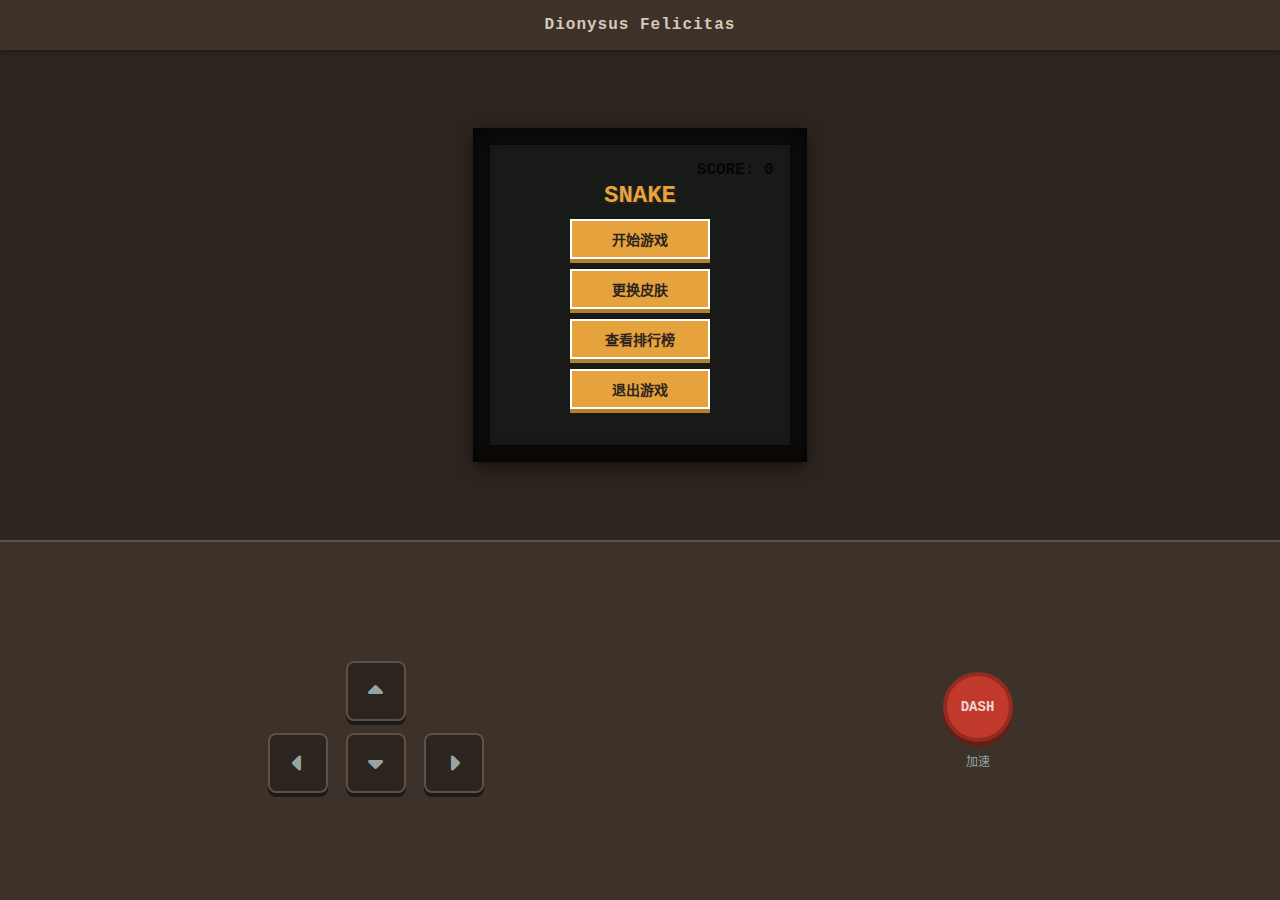
<file: games/snake/index.html>
<!DOCTYPE html>
<html lang="zh-CN">
<head>
    <meta charset="UTF-8">
    <meta name="viewport" content="width=device-width, initial-scale=1.0, maximum-scale=1.0, user-scalable=no">
    <title>贪吃蛇</title>
    <link rel="stylesheet" href="https://cdn.bootcdn.net/ajax/libs/font-awesome/6.0.0/css/all.min.css">
    <style>
        /* === 贪吃蛇专用样式 === */
        * { box-sizing: border-box; margin: 0; padding: 0; user-select: none; -webkit-user-select: none; }
        
        body {
            background-color: #2c241e; /* 和主站一致的深棕色 */
            color: #d7c8b8;
            font-family: 'Courier New', monospace; /* 复古字体 */
            height: 100vh;
            display: flex;
            flex-direction: column;
            overflow: hidden;
        }

        /* 1. 顶部标题 */
        .game-header {
            height: 50px;
            background-color: #3c322a;
            display: flex;
            justify-content: center;
            align-items: center;
            font-size: 16px;
            font-weight: bold;
            letter-spacing: 1px;
            box-shadow: 0 2px 5px rgba(0,0,0,0.3);
            flex-shrink: 0;
        }

        /* 2. 游戏屏幕区域 (中间) */
        .screen-container {
            flex: 1;
            display: flex;
            justify-content: center;
            align-items: center;
            padding: 20px;
            position: relative;
        }

        /* 复古屏幕外框 */
        .retro-screen-bezel {
            background-color: #5e5044;
            padding: 15px;
            border-radius: 10px;
            box-shadow: inset 0 0 20px rgba(0,0,0,0.8), 0 5px 15px rgba(0,0,0,0.5);
            position: relative;
        }

        /* 实际的游戏画布 */
        canvas {
            background-color: #9ab09a; /* 经典的 GameBoy 绿屏幕 */
            display: block;
            border: 2px solid #4a3f35;
            image-rendering: pixelated; /* 像素化渲染 */
            box-shadow: inset 0 0 10px rgba(0,0,0,0.2);
        }

        /* 屏幕上的菜单遮罩 (开始/皮肤/排行) */
        .screen-menu {
            position: absolute;
            top: 0; left: 0; width: 100%; height: 100%;
            background-color: rgba(0, 0, 0, 0.85); /* 加深一点背景，突出文字 */
            display: flex;
            flex-direction: column;
            justify-content: center;
            align-items: center;
            gap: 10px;
            z-index: 10;
            padding: 20px;
        }
        .screen-menu.hidden { display: none; }

        .menu-btn {
            background: #e6a23c;
            border: 2px solid #fff;
            color: #2c241e;
            padding: 8px 15px;
            font-family: inherit;
            font-weight: bold;
            font-size: 14px;
            cursor: pointer;
            width: 140px;
            text-transform: uppercase;
            box-shadow: 0 4px 0 #b37e2e; /* 立体按钮效果 */
            transition: transform 0.1s, box-shadow 0.1s;
        }
        .menu-btn:active {
            transform: translateY(4px);
            box-shadow: 0 0 0 #b37e2e;
        }
        .menu-btn:disabled {
            background: #95a5a6;
            box-shadow: none;
            cursor: not-allowed;
        }

        /* === 新增：输入框样式 === */
        .retro-input {
            background: #9ab09a;
            border: 2px solid #2c241e;
            padding: 8px;
            font-family: 'Courier New', monospace;
            font-weight: bold;
            color: #2c241e;
            width: 160px;
            text-align: center;
            margin-bottom: 5px;
            outline: none;
        }
        .retro-input::placeholder { color: #5e5044; opacity: 0.7; }

        /* === 新增：排行榜列表样式 === */
        .rank-list-container {
            width: 90%;
            height: 60%;
            background: #9ab09a;
            border: 2px solid #2c241e;
            padding: 5px;
            overflow-y: auto;
            margin-bottom: 10px;
            font-size: 12px;
            color: #2c241e;
        }
        .rank-item {
            display: flex;
            justify-content: space-between;
            border-bottom: 1px dashed #5e5044;
            padding: 4px 2px;
        }
        .rank-item:last-child { border-bottom: none; }
        .rank-rank { font-weight: bold; margin-right: 5px; }
        .rank-name { flex: 1; text-align: left; overflow: hidden; text-overflow: ellipsis; white-space: nowrap; }
        .rank-score { font-weight: bold; }

        /* 3. 虚拟按键区域 (底部) */
        .controls-area {
            height: 40%; /* 给按键留足空间 */
            background-color: #3c322a;
            border-top: 2px solid #5e5044;
            display: flex;
            justify-content: space-around;
            align-items: center;
            padding: 10px 20px;
            flex-shrink: 0;
        }

        /* 十字键布局 */
        .d-pad {
            display: grid;
            grid-template-columns: 60px 60px 60px;
            grid-template-rows: 60px 60px;
            gap: 10%;
        }
        
        .d-btn {
            width: 60px; height: 60px;
            background-color: #2c241e;
            border: 2px solid #5e5044;
            border-radius: 8px;
            display: flex;
            justify-content: center;
            align-items: center;
            font-size: 24px;
            color: #95a5a6;
            box-shadow: 0 4px 0 #1a1a1a;
            cursor: pointer;
        }
        .d-btn:active {
            transform: translateY(4px);
            box-shadow: none;
            background-color: #1a1a1a;
            color: #e6a23c;
        }

        /* 布局占位 */
        .d-up { grid-column: 2; grid-row: 1; }
        .d-left { grid-column: 1; grid-row: 2; }
        .d-down { grid-column: 2; grid-row: 2; }
        .d-right { grid-column: 3; grid-row: 2; }

        /* 功能键区域 (冲刺) */
        .action-pad {
            display: flex;
            flex-direction: column;
            align-items: center;
            gap: 10px;
        }

        .action-btn {
            width: 70px; height: 70px;
            border-radius: 50%;
            background-color: #c0392b; /* 红色按钮 */
            border: 4px solid #922b21;
            box-shadow: 0 5px 0 #641e16;
            display: flex;
            justify-content: center;
            align-items: center;
            color: rgba(255,255,255,0.8);
            font-weight: bold;
            font-size: 14px;
            cursor: pointer;
        }
        .action-btn:active {
            transform: translateY(5px);
            box-shadow: none;
            filter: brightness(1.1);
        }
        .action-label { font-size: 12px; color: #95a5a6; }

        /* 分数显示 */
        .score-board {
            position: absolute;
            top: 10%;
            right: 10%;
            color: #2c241e;
            font-weight: bold;
            z-index: 5;
        }

    </style>
</head>
<body>

    <!-- 1. 顶部标题 -->
    <div class="game-header">
        Dionysus Felicitas
    </div>

    <!-- 2. 屏幕区域 -->
    <div class="screen-container">
        <div class="retro-screen-bezel">
            <div class="score-board">SCORE: <span id="score">0</span></div>
            
            <!-- 游戏画布 -->
            <canvas id="gameCanvas" width="300" height="300"></canvas>

            <!-- 主菜单遮罩 -->
            <div id="menuOverlay" class="screen-menu">
                <h2 style="color:#e6a23c; text-shadow: 2px 2px 0 #2c241e;">SNAKE</h2>
                <button class="menu-btn" onclick="startGame()">开始游戏</button>
                <button id="skinBtn" class="menu-btn" onclick="changeSkin()">更换皮肤</button>
                <button class="menu-btn" onclick="showRankOverlay()">查看排行榜</button>
                <button class="menu-btn" onclick="exitGame()">退出游戏</button>
            </div>
            
            <!-- 游戏结束遮罩 (带输入框) -->
            <div id="gameOverOverlay" class="screen-menu hidden">
                <h2 style="color:#c0392b; text-shadow: 2px 2px 0 #fff;">GAME OVER</h2>
                <p style="color:#cea688; font-weight:bold;">得分: <span id="finalScore">0</span></p>
                
                <!-- 新增：输入名字区域 -->
                <div style="margin: 10px 0; text-align: center;">
                    <input type="text" id="playerNameInput" class="retro-input" placeholder="输入名字(MAX 8)" maxlength="8">
                    <button id="submitScoreBtn" class="menu-btn" style="width: 100px; font-size: 12px;" onclick="submitScore()">上传分数</button>
                </div>

                <button class="menu-btn" onclick="resetGame()">再来一局</button>
                <button class="menu-btn" onclick="showMainMenu()">返回菜单</button>
            </div>

            <!-- 新增：排行榜遮罩 -->
            <div id="rankOverlay" class="screen-menu hidden">
                <h3 style="color:#e6a23c; margin-bottom: 5px;">🏆 排行榜 🏆</h3>
                <div id="rankList" class="rank-list-container">
                    <div style="text-align:center; padding-top:20px;">加载中...</div>
                </div>
                <button class="menu-btn" onclick="closeRankOverlay()">返回</button>
            </div>
        </div>
    </div>

    <!-- 3. 虚拟按键区域 -->
    <div class="controls-area">
        <!-- 方向键 -->
        <div class="d-pad">
            <div class="d-btn d-up" id="btnUp"><i class="fas fa-caret-up"></i></div>
            <div class="d-btn d-left" id="btnLeft"><i class="fas fa-caret-left"></i></div>
            <div class="d-btn d-down" id="btnDown"><i class="fas fa-caret-down"></i></div>
            <div class="d-btn d-right" id="btnRight"><i class="fas fa-caret-right"></i></div>
        </div>

        <!-- 冲刺键 -->
        <div class="action-pad">
            <div class="action-btn" id="btnDash">DASH</div>
            <span class="action-label">加速</span>
        </div>
    </div>

    <script>
         // === 皮肤配置 ===
        const skins = {
            default: {
                name: "复古经典",
                bg: '#9ab09a',      // 屏幕背景：经典绿
                snake: '#2c241e',   // 蛇身：深棕
                head: '#000000',    // 蛇头：黑
                apple: '#c0392b',   // 苹果：红
                isRound: false      // 苹果形状：方形
            },
            christmas: {
                name: "圣诞快乐",
                bg: '#144235',      // 屏幕背景：圣诞树深绿
                snake: '#ffffff',   // 蛇身：雪白
                head: '#c0392b',    // 蛇头：圣诞帽红
                apple: '#f1c40f',   // 苹果：金色铃铛/星星
                isRound: true       // 苹果形状：圆形 (像装饰球)
            }
        };

        let currentSkinKey = 'default'; // 当前使用的皮肤
        // === 贪吃蛇 游戏逻辑 ===
        const canvas = document.getElementById('gameCanvas');
        const ctx = canvas.getContext('2d');
        const scoreEl = document.getElementById('score');
        const finalScoreEl = document.getElementById('finalScore');
        
        // 游戏配置
        const gridSize = 15; // 每个格子的大小
        const tileCount = canvas.width / gridSize; // 一行有多少个格子 (20个)
        
        let speed = 7; // 初始速度 (每秒帧数)
        let score = 0;
        let gameLoop;
        let isGameRunning = false;
        let isDash = false; // 是否在冲刺

        // 蛇的状态
        let headX = 10;
        let headY = 10;
        let velocityX = 0;
        let velocityY = 0;
        let snakeParts = [];
        let tailLength = 2;

        // 食物的位置
        let appleX = 5;
        let appleY = 5;

        // === 核心功能 ===

        function startGame() {
            document.getElementById('menuOverlay').classList.add('hidden');
            document.getElementById('gameOverOverlay').classList.add('hidden');
            document.getElementById('rankOverlay').classList.add('hidden');
            resetVars();
            isGameRunning = true;
            drawGame();
        }

        function resetVars() {
            headX = 10; headY = 10;
            velocityX = 0; velocityY = 0;
            snakeParts = [];
            tailLength = 2;
            score = 0;
            speed = 7;
            scoreEl.innerText = score;
            placeApple();
        }

        function resetGame() {
            startGame();
        }

        function showMainMenu() {
            document.getElementById('gameOverOverlay').classList.add('hidden');
            document.getElementById('rankOverlay').classList.add('hidden');
            document.getElementById('menuOverlay').classList.remove('hidden');
            isGameRunning = false;
            clearTimeout(gameLoop);
        }

        function exitGame() {
            if (window.parent && window.parent.closeGame) {
                window.parent.closeGame();
            } else {
                alert("请直接关闭浏览器标签页");
            }
        }

        // === 游戏循环 ===
        function drawGame() {
            if (!isGameRunning) return;

            changeSnakePosition();
            let result = isGameOver();
            if (result) return;

            clearScreen();
            checkAppleCollision();
            drawApple();
            drawSnake();
            
            // 冲刺时速度加倍
            let currentSpeed = isDash ? speed * 2 : speed;
            
            gameLoop = setTimeout(drawGame, 1000 / currentSpeed);
        }

        function isGameOver() {
            if (velocityX === 0 && velocityY === 0) return false; 

            let gameOver = false;

            // 撞墙检测
            if (headX < 0 || headX === tileCount || headY < 0 || headY === tileCount) {
                gameOver = true;
            }

            // 撞自己检测
            for (let i = 0; i < snakeParts.length; i++) {
                let part = snakeParts[i];
                if (part.x === headX && part.y === headY) {
                    gameOver = true;
                    break;
                }
            }

            if (gameOver) {
                finalScoreEl.innerText = score;
                
                // 准备结算界面
                const submitBtn = document.getElementById('submitScoreBtn');
                const nameInput = document.getElementById('playerNameInput');
                
                // 恢复按钮状态
                submitBtn.disabled = false;
                submitBtn.innerText = "上传分数";
                // 自动填入上次的名字
                nameInput.value = localStorage.getItem('snakePlayerName') || '';

                document.getElementById('gameOverOverlay').classList.remove('hidden');
                isGameRunning = false;
            }

            return gameOver;
        }


        function clearScreen() {
            ctx.fillStyle = skins[currentSkinKey].bg; 
            ctx.fillRect(0, 0, canvas.width, canvas.height);
        }

        function drawSnake() {
            ctx.fillStyle = skins[currentSkinKey].snake; 
            for (let i = 0; i < snakeParts.length; i++) {
                let part = snakeParts[i];
                ctx.fillRect(part.x * gridSize, part.y * gridSize, gridSize - 2, gridSize - 2);
            }

            snakeParts.push(new SnakePart(headX, headY));
            while (snakeParts.length > tailLength) {
                snakeParts.shift(); 
            }

            ctx.fillStyle = skins[currentSkinKey].head; 
            ctx.fillRect(headX * gridSize, headY * gridSize, gridSize - 2, gridSize - 2);
        }

        function changeSnakePosition() {
            headX = headX + velocityX;
            headY = headY + velocityY;
        }

        function drawApple() {
            ctx.fillStyle = skins[currentSkinKey].apple;
            if (skins[currentSkinKey].isRound) {
                ctx.beginPath();
                let centerX = appleX * gridSize + gridSize / 2;
                let centerY = appleY * gridSize + gridSize / 2;
                let radius = (gridSize - 2) / 2;
                ctx.arc(centerX, centerY, radius, 0, Math.PI * 2);
                ctx.fill();
            } else {
                ctx.fillRect(appleX * gridSize, appleY * gridSize, gridSize - 2, gridSize - 2);
            }
        }

        function checkAppleCollision() {
            if (appleX === headX && appleY === headY) {
                appleX = Math.floor(Math.random() * tileCount);
                appleY = Math.floor(Math.random() * tileCount);
                tailLength++;
                score++;
                scoreEl.innerText = score;
                if(score % 5 === 0) speed += 0.5;
            }
        }

        function placeApple() {
            appleX = Math.floor(Math.random() * tileCount);
            appleY = Math.floor(Math.random() * tileCount);
        }

        class SnakePart {
            constructor(x, y) {
                this.x = x;
                this.y = y;
            }
        }

        // === 控制逻辑 ===
        document.body.addEventListener('keydown', keyDown);
        document.body.addEventListener('keyup', keyUp);

        function keyDown(event) {
            // 如果正在输入名字，不要触发方向键移动
            if (document.activeElement.tagName === 'INPUT') return;

            if (event.code === 'Space' || event.code === 'ShiftLeft') {
                isDash = true;
            }
            if (event.keyCode === 38) { // Up
                if (velocityY === 1) return;
                velocityY = -1; velocityX = 0;
            }
            if (event.keyCode === 40) { // Down
                if (velocityY === -1) return;
                velocityY = 1; velocityX = 0;
            }
            if (event.keyCode === 37) { // Left
                if (velocityX === 1) return;
                velocityY = 0; velocityX = -1;
            }
            if (event.keyCode === 39) { // Right
                if (velocityX === -1) return;
                velocityY = 0; velocityX = 1;
            }
        }

        function keyUp(event) {
            if (event.code === 'Space' || event.code === 'ShiftLeft') {
                isDash = false;
            }
        }

        function changeSkin() {
            if (currentSkinKey === 'default') {
                currentSkinKey = 'christmas';
            } else {
                currentSkinKey = 'default';
            }
            const skinBtn = document.getElementById('skinBtn');
            skinBtn.innerText = "皮肤: " + skins[currentSkinKey].name;

            if (!isGameRunning) {
                clearScreen();
                ctx.fillStyle = skins[currentSkinKey].snake;
                ctx.fillRect(10 * gridSize, 10 * gridSize, gridSize - 2, gridSize - 2);
                ctx.fillStyle = skins[currentSkinKey].apple;
                ctx.fillRect(5 * gridSize, 5 * gridSize, gridSize - 2, gridSize - 2);
            }
        }

        // === 虚拟按键绑定 ===
        function bindBtn(id, action) {
            const btn = document.getElementById(id);
            const startAction = (e) => { e.preventDefault(); action(); };
            btn.addEventListener('mousedown', startAction);
            btn.addEventListener('touchstart', startAction);
        }

        bindBtn('btnUp', () => { if (velocityY !== 1) { velocityY = -1; velocityX = 0; } });
        bindBtn('btnDown', () => { if (velocityY !== -1) { velocityY = 1; velocityX = 0; } });
        bindBtn('btnLeft', () => { if (velocityX !== 1) { velocityY = 0; velocityX = -1; } });
        bindBtn('btnRight', () => { if (velocityX !== -1) { velocityY = 0; velocityX = 1; } });

        const dashBtn = document.getElementById('btnDash');
        const startDash = (e) => { e.preventDefault(); isDash = true; };
        const endDash = (e) => { e.preventDefault(); isDash = false; };

        dashBtn.addEventListener('mousedown', startDash);
        dashBtn.addEventListener('touchstart', startDash);
        dashBtn.addEventListener('mouseup', endDash);
        dashBtn.addEventListener('touchend', endDash);

        // ==========================================
        // === 后端通信功能 (UI 优化版) ===
        // ==========================================

        const API_BASE = 'http://139.199.180.70:3000';

        // 1. 提交分数 (点击按钮触发)
        function submitScore() {
            const nameInput = document.getElementById('playerNameInput');
            const submitBtn = document.getElementById('submitScoreBtn');
            const playerName = nameInput.value.trim();

            if (!playerName) {
                alert("请输入名字！"); // 这里可以用 alert，或者做一个小的提示文字
                return;
            }

            // 锁定按钮
            submitBtn.disabled = true;
            submitBtn.innerText = "上传中...";

            // 保存名字到本地
            localStorage.setItem('snakePlayerName', playerName);

            fetch(`${API_BASE}/api/score`, {
                method: 'POST',
                headers: { 'Content-Type': 'application/json' },
                body: JSON.stringify({
                    game: 'snake',
                    name: playerName,
                    score: score
                })
            })
            .then(res => res.json())
            .then(data => {
                submitBtn.innerText = "成功!";
                // 上传成功后，直接跳转到排行榜看看
                setTimeout(() => {
                    document.getElementById('gameOverOverlay').classList.add('hidden');
                    showRankOverlay();
                }, 500);
            })
            .catch(err => {
                console.error(err);
                submitBtn.disabled = false;
                submitBtn.innerText = "失败,重试";
            });
        }

        // 2. 显示排行榜遮罩
        function showRankOverlay() {
            document.getElementById('menuOverlay').classList.add('hidden');
            document.getElementById('gameOverOverlay').classList.add('hidden');
            document.getElementById('rankOverlay').classList.remove('hidden');
            
            fetchRankData();
        }

        // 3. 关闭排行榜遮罩
        function closeRankOverlay() {
            document.getElementById('rankOverlay').classList.add('hidden');
            document.getElementById('menuOverlay').classList.remove('hidden');
        }

        // 4. 获取并渲染排行榜数据
        function fetchRankData() {
            const listContainer = document.getElementById('rankList');
            listContainer.innerHTML = '<div style="text-align:center; padding-top:20px;">加载中...</div>';

            fetch(`${API_BASE}/api/rank?game=snake`)
            .then(res => res.json())
            .then(list => {
                renderRankList(list);
            })
            .catch(err => {
                console.error(err);
                listContainer.innerHTML = '<div style="text-align:center; color:#c0392b;">加载失败</div>';
            });
        }

        function renderRankList(list) {
            const listContainer = document.getElementById('rankList');
            listContainer.innerHTML = "";

            if (!list || list.length === 0) {
                listContainer.innerHTML = '<div style="text-align:center; padding-top:20px;">暂无数据</div>';
                return;
            }

            list.forEach((item, index) => {
                const div = document.createElement('div');
                div.className = 'rank-item';
                
                // 前三名加个奖牌图标
                let rankIcon = `${index + 1}.`;
                if (index === 0) rankIcon = '🥇';
                if (index === 1) rankIcon = '🥈';
                if (index === 2) rankIcon = '🥉';

                div.innerHTML = `
                    <span class="rank-rank">${rankIcon}</span>
                    <span class="rank-name">${item.name}</span>
                    <span class="rank-score">${item.score}</span>
                `;
                listContainer.appendChild(div);
            });
        }

    </script>
</body>
</html>
</file>
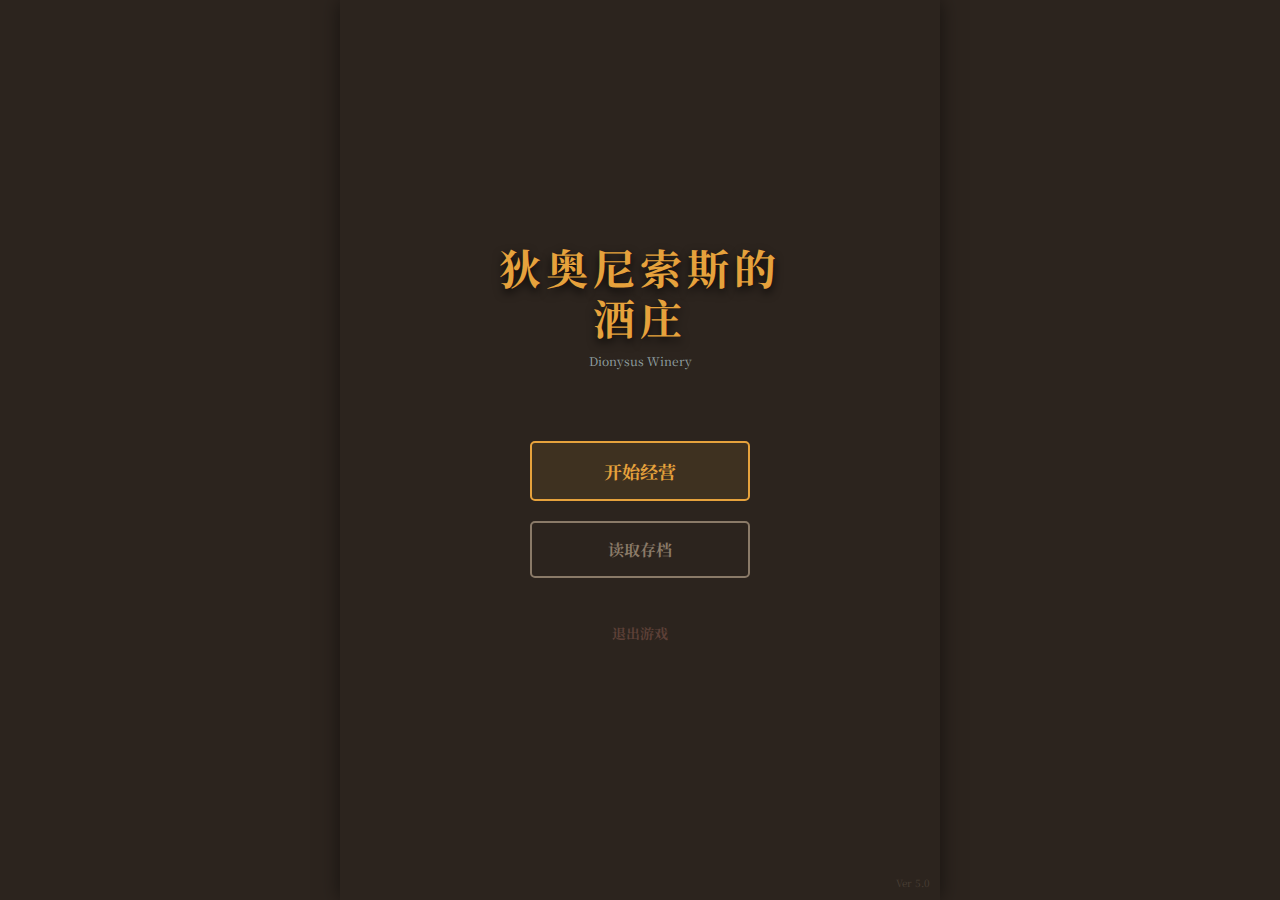
<file: games/winery/index.html>
<!DOCTYPE html>
<html lang="zh-CN">
<head>
    <meta charset="UTF-8">
    <meta name="viewport" content="width=device-width, initial-scale=1.0, maximum-scale=1.0, user-scalable=no">
    <title>狄奥尼索斯的酒庄</title>
    <link rel="stylesheet" href="style.css">
    <link rel="stylesheet" href="https://cdn.bootcdn.net/ajax/libs/font-awesome/6.0.0/css/all.min.css">
</head>
<body>
    <div class="game-container">
        
        <!-- 1. 开始页面 -->
        <div id="start-screen">
            <div class="title-area">
                <h1>狄奥尼索斯的<br>酒庄</h1>
                <p style="font-size:12px; color:#95a5a6; margin-top:10px;">Dionysus Winery</p>
            </div>
            <div class="start-buttons">
                <button class="menu-btn" onclick="game.startGame()">开始经营</button>
                <button class="menu-btn secondary" onclick="game.loadAndStart()">读取存档</button>
                <a href="../../index.html" class="menu-btn exit">退出游戏</a>
            </div>
            <div class="version-text">Ver 5.0</div>
        </div>

        <!-- 2. 游戏主界面 -->
        <div id="game-interface" class="hidden">
            <!-- 顶部状态栏 (重构版) -->
            <div class="status-bar">
                <!-- 左侧信息 -->
                <div class="status-left">
                    <div class="status-item"><i class="fas fa-coins"></i> <span id="money-display">0</span></div>
                    <div class="status-item"><i class="fas fa-calendar-alt"></i> <span id="day-display">Day 1</span></div>
                </div>
                
                <!-- 右侧操作 -->
                <div class="status-right">
                    <!-- 天气显示 -->
                    <div class="weather-box">
                        <i id="weather-icon" class="fas fa-sun"></i>
                        <span id="forecast-display" style="font-size:10px; color:#95a5a6; margin-left:5px;"></span>
                    </div>
                    <!-- 下一天按钮 -->
                    <button class="header-next-btn" onclick="game.actionNextDay()">
                        下一天 <i class="fas fa-forward"></i>
                    </button>
                </div>
            </div>

            <!-- 中央场景区 -->
            <div class="game-screen">
                <div id="scene-content"></div>
            </div>

            <!-- 底部导航栏 -->
                        <!-- 底部导航栏 -->
            <div class="bottom-nav">
                <button class="nav-btn active" data-tab="farm">
                    <i class="fas fa-seedling"></i> 农场
                </button>
                <button class="nav-btn" data-tab="shop">
                    <i class="fas fa-shopping-basket"></i> 商店
                </button>
                <!-- 新增：工坊按钮 -->
                <button class="nav-btn" data-tab="winery">
                    <i class="fas fa-wine-bottle"></i> 工坊
                </button>
                <button class="nav-btn" data-tab="cellar">
                    <i class="fas fa-warehouse"></i> 仓库
                </button>
                <button class="nav-btn" data-tab="handbook">
                    <i class="fas fa-book"></i> 图鉴
                </button>
                <button class="nav-btn" data-tab="settings">
                    <i class="fas fa-cog"></i> 设置
                </button>
            </div>

        </div>
    </div>

    <script src="js/data.js"></script>
    <script src="js/state.js"></script>
    <script src="js/ui.js"></script>
    <script src="js/main.js"></script>
</body>
</html>
</file>
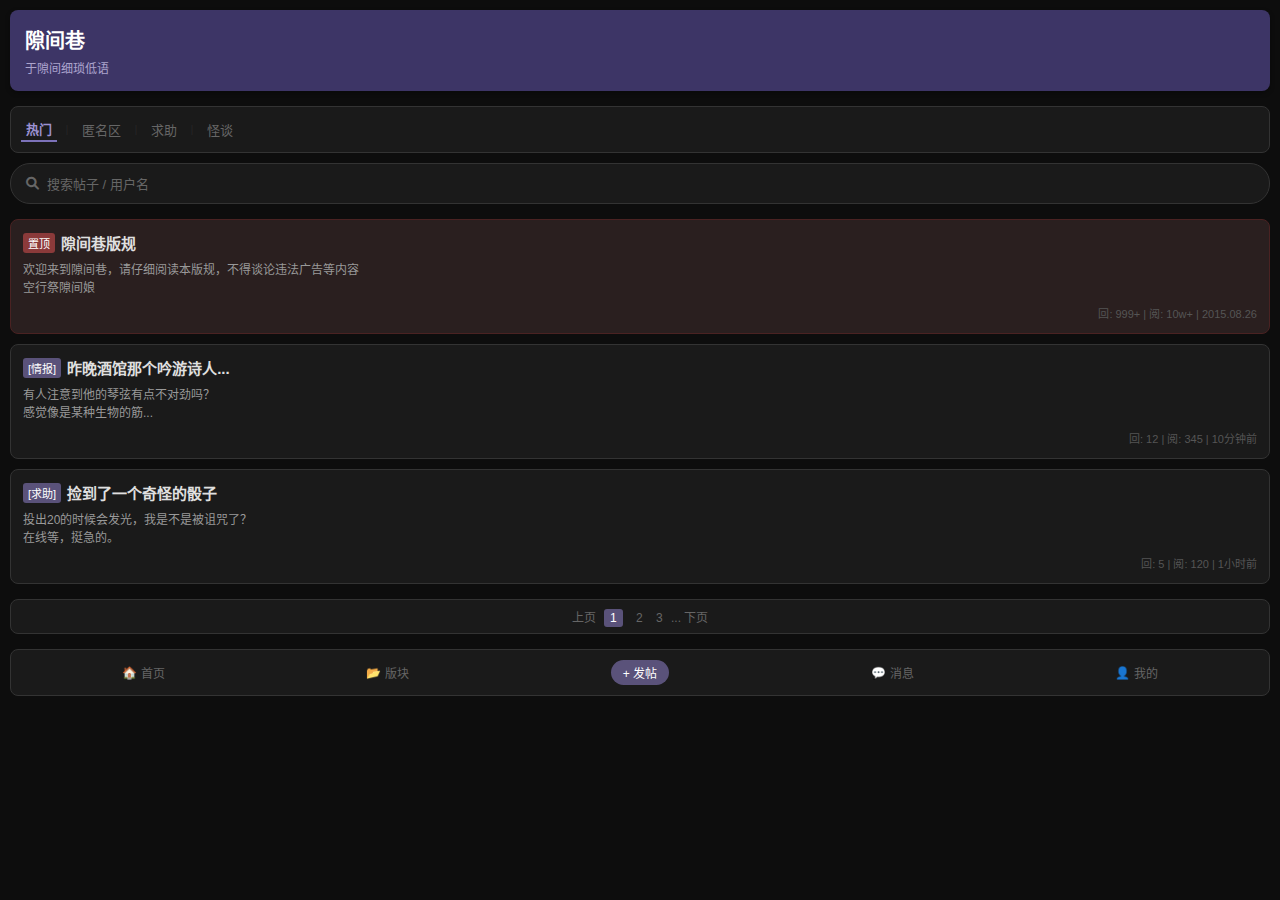
<file: alley.html>
<!DOCTYPE html>
<html lang="zh-CN">
<head>
    <meta charset="UTF-8">
    <meta name="viewport" content="width=device-width, initial-scale=1.0">
    <title>隙间巷</title>
    <!-- 引入图标库，因为这里是独立页面，需要重新引入 -->
    <link rel="stylesheet" href="https://cdn.bootcdn.net/ajax/libs/font-awesome/6.0.0/css/all.min.css">
    
    <style>
        /* === 这里的样式只属于隙间巷，不会影响外面 === */
        * { box-sizing: border-box; margin: 0; padding: 0; }

        body {
            background-color: #0d0d0d; /* 深邃黑背景 */
            color: #999;
            font-family: sans-serif;
            padding: 10px;
            /* 隐藏滚动条但允许滚动 (Webkit) */
            overflow-y: auto; 
        }
        
        /* 隐藏滚动条样式 */
        body::-webkit-scrollbar { width: 0; }

        /* 头部 */
        .bbs-header {
            background-color: #3d3566;
            padding: 15px;
            border-radius: 8px;
            margin-bottom: 15px;
            color: white;
            box-shadow: 0 2px 5px rgba(0,0,0,0.3);
        }
        .bbs-title { font-size: 20px; font-weight: bold; margin-bottom: 5px; }
        .bbs-subtitle { font-size: 12px; color: #c8c0e6; opacity: 0.8; }

        /* 标签栏 */
        .bbs-tags {
            background-color: #1a1a1a;
            padding: 10px;
            border-radius: 8px;
            margin-bottom: 10px;
            border: 1px solid #333;
            font-size: 13px;
            display: flex;
            align-items: center;
        }
        .bbs-tags .tag { padding: 2px 5px; cursor: pointer; color: #666; }
        .bbs-tags .tag.active { color: #9b91d1; font-weight: bold; border-bottom: 2px solid #7C72B9; }
        .bbs-tags .divider { color: #333; margin: 0 5px; font-size: 10px; }

        /* 搜索框 */
        .bbs-search {
            background-color: #1a1a1a;
            padding: 10px 15px;
            border-radius: 20px;
            border: 1px solid #333;
            color: #666;
            font-size: 13px;
            margin-bottom: 15px;
            display: flex;
            align-items: center;
            gap: 8px;
        }

        /* 帖子列表 */
        .bbs-post {
            background-color: #1a1a1a;
            padding: 12px;
            border-radius: 8px;
            margin-bottom: 10px;
            border: 1px solid #333;
            transition: background-color 0.2s;
            cursor: pointer;
        }
        .bbs-post:hover { background-color: #252525; }
        
        /* 置顶帖 */
        .bbs-post.pinned { background-color: #2a1f1f; border-color: #4a2222; }

        .post-header { display: flex; align-items: center; margin-bottom: 8px; }
        .badge { font-size: 11px; padding: 2px 5px; border-radius: 3px; margin-right: 6px; color: white; }
        .badge.pinned { background-color: #8b3a3a; }
        .badge.normal { background-color: #5a527a; }

        .post-title { color: #e0e0e0; font-size: 15px; font-weight: bold; }
        .post-preview {
            color: #999; font-size: 12px; line-height: 1.5; margin-bottom: 8px;
            display: -webkit-box; -webkit-line-clamp: 2; -webkit-box-orient: vertical; overflow: hidden;
        }
        .post-meta { color: #555; font-size: 11px; text-align: right; }

        /* 分页器 */
        .bbs-pagination {
            background-color: #1a1a1a; padding: 8px; border-radius: 8px; border: 1px solid #333;
            text-align: center; font-size: 12px; margin-top: 15px; color: #666;
        }
        .bbs-pagination .page-num { margin: 0 5px; cursor: pointer; }
        .bbs-pagination .page-num.current { background-color: #5a527a; color: white; padding: 2px 6px; border-radius: 3px; }

        /* 底部菜单 */
        .bbs-footer-menu {
            background-color: #1a1a1a; padding: 10px; border-radius: 8px; margin-top: 15px; border: 1px solid #333;
            display: flex; justify-content: space-around; align-items: center; font-size: 12px;
        }
        .menu-item { cursor: pointer; color: #666; display: flex; align-items: center; gap: 4px; }
        .menu-item:hover { color: #9b91d1; }
        .menu-item.highlight { background-color: #5a527a; color: white; padding: 4px 12px; border-radius: 15px; }
    </style>
</head>
<body>

    <!-- 论坛头部 -->
    <div class="bbs-header">
        <div class="bbs-title">隙间巷</div>
        <div class="bbs-subtitle">于隙间细琐低语</div>
    </div>

    <!-- 分类标签 -->
    <div class="bbs-tags">
        <span class="tag active">热门</span><span class="divider">｜</span>
        <span class="tag">匿名区</span><span class="divider">｜</span>
        <span class="tag">求助</span><span class="divider">｜</span>
        <span class="tag">怪谈</span>
    </div>

    <!-- 搜索框 -->
    <div class="bbs-search">
        <i class="fas fa-search"></i> 搜索帖子 / 用户名
    </div>

    <!-- 帖子列表 -->
    <div class="bbs-post-list">
        <!-- 置顶帖 -->
        <div class="bbs-post pinned">
            <div class="post-header">
                <span class="badge pinned">置顶</span>
                <span class="post-title">隙间巷版规</span>
            </div>
            <div class="post-preview">
                欢迎来到隙间巷，请仔细阅读本版规，不得谈论违法广告等内容<br>
                空行祭隙间娘
            </div>
            <div class="post-meta">回: 999+ | 阅: 10w+ | 2015.08.26</div>
        </div>

        <!-- 普通帖 1 -->
        <div class="bbs-post">
            <div class="post-header">
                <span class="badge normal">[情报]</span>
                <span class="post-title">昨晚酒馆那个吟游诗人...</span>
            </div>
            <div class="post-preview">
                有人注意到他的琴弦有点不对劲吗？<br>
                感觉像是某种生物的筋...
            </div>
            <div class="post-meta">回: 12 | 阅: 345 | 10分钟前</div>
        </div>

        <!-- 普通帖 2 -->
        <div class="bbs-post">
            <div class="post-header">
                <span class="badge normal">[求助]</span>
                <span class="post-title">捡到了一个奇怪的骰子</span>
            </div>
            <div class="post-preview">
                投出20的时候会发光，我是不是被诅咒了？<br>
                在线等，挺急的。
            </div>
            <div class="post-meta">回: 5 | 阅: 120 | 1小时前</div>
        </div>
    </div>

    <!-- 分页器 -->
    <div class="bbs-pagination">
        <span>上页</span>
        <span class="page-num current">1</span>
        <span class="page-num">2</span>
        <span class="page-num">3</span>
        <span>...</span>
        <span>下页</span>
    </div>

    <!-- 论坛底部菜单 -->
    <div class="bbs-footer-menu">
        <div class="menu-item"><span class="icon">🏠</span> 首页</div>
        <div class="menu-item"><span class="icon">📂</span> 版块</div>
        <div class="menu-item highlight">+ 发帖</div>
        <div class="menu-item"><span class="icon">💬</span> 消息</div>
        <div class="menu-item"><span class="icon">👤</span> 我的</div>
    </div>

</body>
</html>
</file>
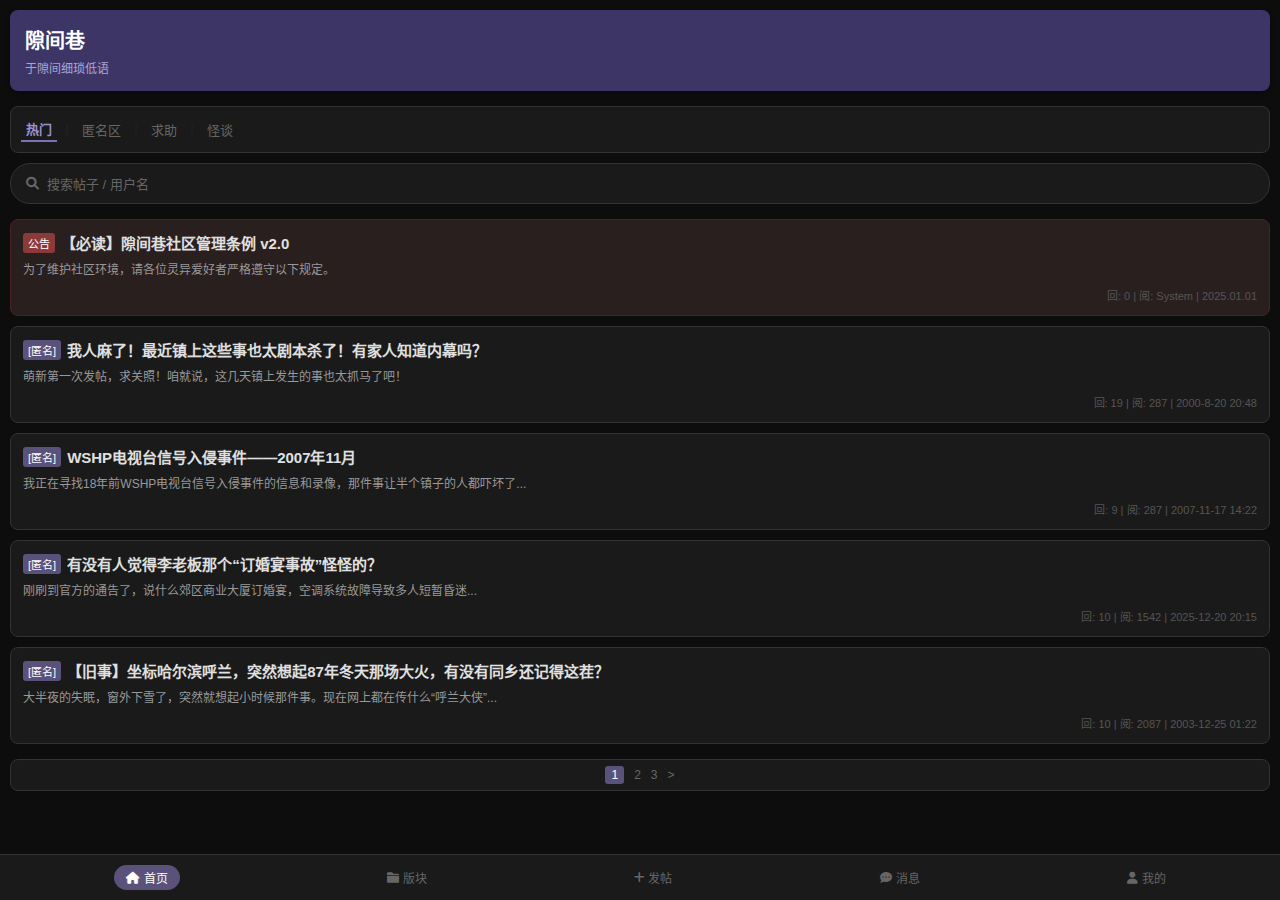
<file: alley/alley.html>
<!DOCTYPE html>
<html lang="zh-CN">
<head>
    <meta charset="UTF-8">
    <meta name="viewport" content="width=device-width, initial-scale=1.0">
    <title>隙间巷</title>
    
    <!-- 1. 引入图标库 -->
    <link rel="stylesheet" href="https://cdn.bootcdn.net/ajax/libs/font-awesome/6.0.0/css/all.min.css">
    <!-- 2. 链接到我们自己的CSS文件 -->
    <link rel="stylesheet" href="css/alley.style.css">
    <link rel="stylesheet" href="css/new-post.style.css">
</head>
<body>

    <!-- 模块一：论坛头部 -->
    <div class="bbs-header">
        <div class="bbs-title">隙间巷</div>
        <div class="bbs-subtitle">于隙间细琐低语</div>
    </div>

    <!-- 模块二：分类标签 -->
    <!-- alley/html (更新版) -->

<div class="bbs-tags">
    <!-- data-category="hot" 是一个特殊值，代表“全部” -->
    <span class="tag active" data-category="hot">热门</span>
    <span class="divider">｜</span>
    <!-- 下面的值必须和 data.js 里的 category 完全对应 -->
    <span class="tag" data-category="anonymous">匿名区</span>
    <span class="divider">｜</span>
    <span class="tag" data-category="help">求助</span>
    <span class="divider">｜</span>
    <span class="tag" data-category="story">怪谈</span>
</div>


    <!-- 模块三：搜索框 -->
    <div class="bbs-search">
        <i class="fas fa-search"></i>
        <span>搜索帖子 / 用户名</span>
    </div>

    <!-- 模块四：帖子列表容器 (现在是空的，等待JS来填充) -->
<div class="bbs-post-list">
    <!-- 这里原本的帖子内容已经被删除 -->
</div>


    
    <!-- 模块五：分页器 -->
    <div class="bbs-pagination">
        <span>上页</span>
        <span class="page-num current">1</span>
        <span class="page-num">2</span>
        <span class="page-num">3</span>
        <span>...</span>
        <span>下页</span>
    </div>

    <!-- 模块六：底部菜单 -->
        <!-- alley.html 的底部菜单 -->
    <div class="bbs-footer-menu">
        <div class="menu-item highlight" onclick="window.location.href='alley.html'">
            <i class="fas fa-home"></i>
            <span>首页</span>
        </div>
        <div class="menu-item">
            <i class="fas fa-folder"></i>
            <span>版块</span>
        </div>
        <div class="menu-item" onclick="window.location.href='new-post.html'">
            <i class="fas fa-plus"></i>
            <span>发帖</span>
        </div>
        <div class="menu-item" onclick="window.location.href='messages.html'">
            <i class="fas fa-comment-dots"></i>
            <span>消息</span>
        </div>
        <div class="menu-item" onclick="window.location.href='profile.html'">
            <i class="fas fa-user"></i>
            <span>我的</span>
        </div>
    </div>


    <!-- 模块七：链接到我们自己的JS文件 (预留) -->
    <!-- 原因：和链接CSS一样，这是为了将来给页面添加交互功能做准备。现在它是一个空文件，但先把电路铺好。 -->
<script src="js/alley.users.js"></script>
<script src="js/alley.data.js"></script>
<script src="js/alley.script.js"></script>

</body>
</html>
</file>
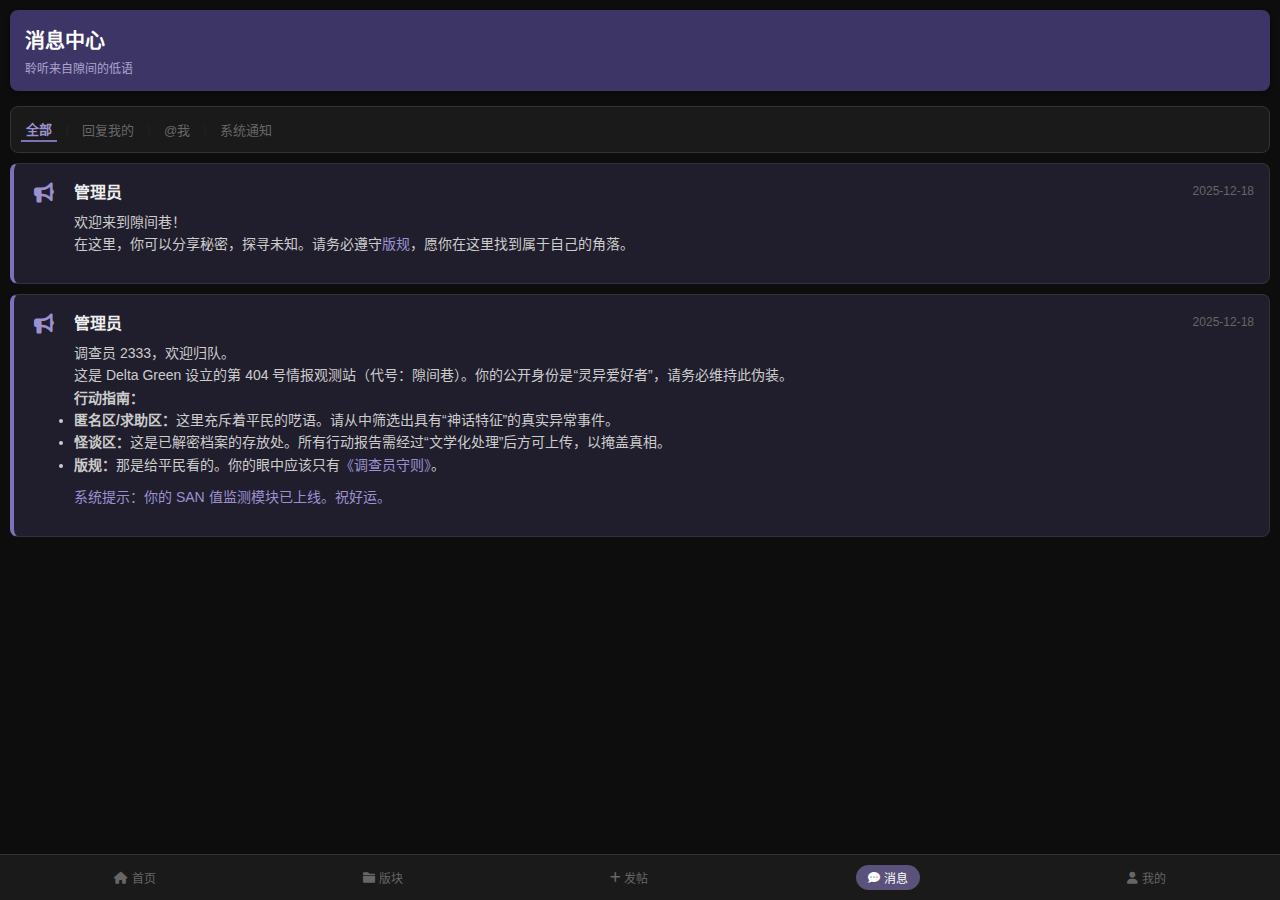
<file: alley/messages.html>
<!DOCTYPE html>
<html lang="zh-CN">
<head>
    <meta charset="UTF-8">
    <meta name="viewport" content="width=device-width, initial-scale=1.0">
    <title>消息中心 - 隙间巷</title>
    
    <link rel="stylesheet" href="https://cdn.bootcdn.net/ajax/libs/font-awesome/6.0.0/css/all.min.css">
    <!-- 引入全局样式 -->
    <link rel="stylesheet" href="css/alley.style.css">
    <!-- 引入消息页面的专用样式 (下一步我们会创建它) -->
    <link rel="stylesheet" href="css/messages.style.css">
</head>
<body>

    <!-- 模块一：头部 -->
    <div class="bbs-header">
        <div class="bbs-title">消息中心</div>
        <div class="bbs-subtitle">聆听来自隙间的低语</div>
    </div>

    <!-- 模块二：消息分类标签 -->
    <div class="bbs-tags message-filters">
        <span class="tag active" data-filter="all">全部</span>
        <span class="divider">｜</span>
        <span class="tag" data-filter="reply">回复我的</span>
        <span class="divider">｜</span>
        <span class="tag" data-filter="mention">@我</span>
        <span class="divider">｜</span>
        <span class="tag" data-filter="system">系统通知</span>
    </div>

    <!-- 模块三：消息列表容器 (等待JS填充) -->
    <div id="message-list-container">
        <!-- 消息将由 JS 动态加载到这里 -->
    </div>

    <!-- 模块四：底部菜单 -->
     <div class="bbs-footer-menu">
        <div class="menu-item" onclick="window.location.href='alley.html'">
            <i class="fas fa-home"></i>
            <span>首页</span>
        </div>
        <div class="menu-item">
            <i class="fas fa-folder"></i>
            <span>版块</span>
        </div>
        <div class="menu-item" onclick="window.location.href='new-post.html'">
            <i class="fas fa-plus"></i>
            <span>发帖</span>
        </div>
        <div class="menu-item highlight" onclick="window.location.href='messages.html'">
            <i class="fas fa-comment-dots"></i>
            <span>消息</span>
        </div>
        <div class="menu-item" onclick="window.location.href='profile.html'">
            <i class="fas fa-user"></i>
            <span>我的</span>
        </div>
    </div>


    <!-- 引入脚本 -->
    <script src="js/alley.users.js"></script>
    <script src="js/messages.data.js"></script>
    <script src="js/messages.script.js"></script> <!-- 下下一步我们会创建它 -->

</body>
</html>
</file>
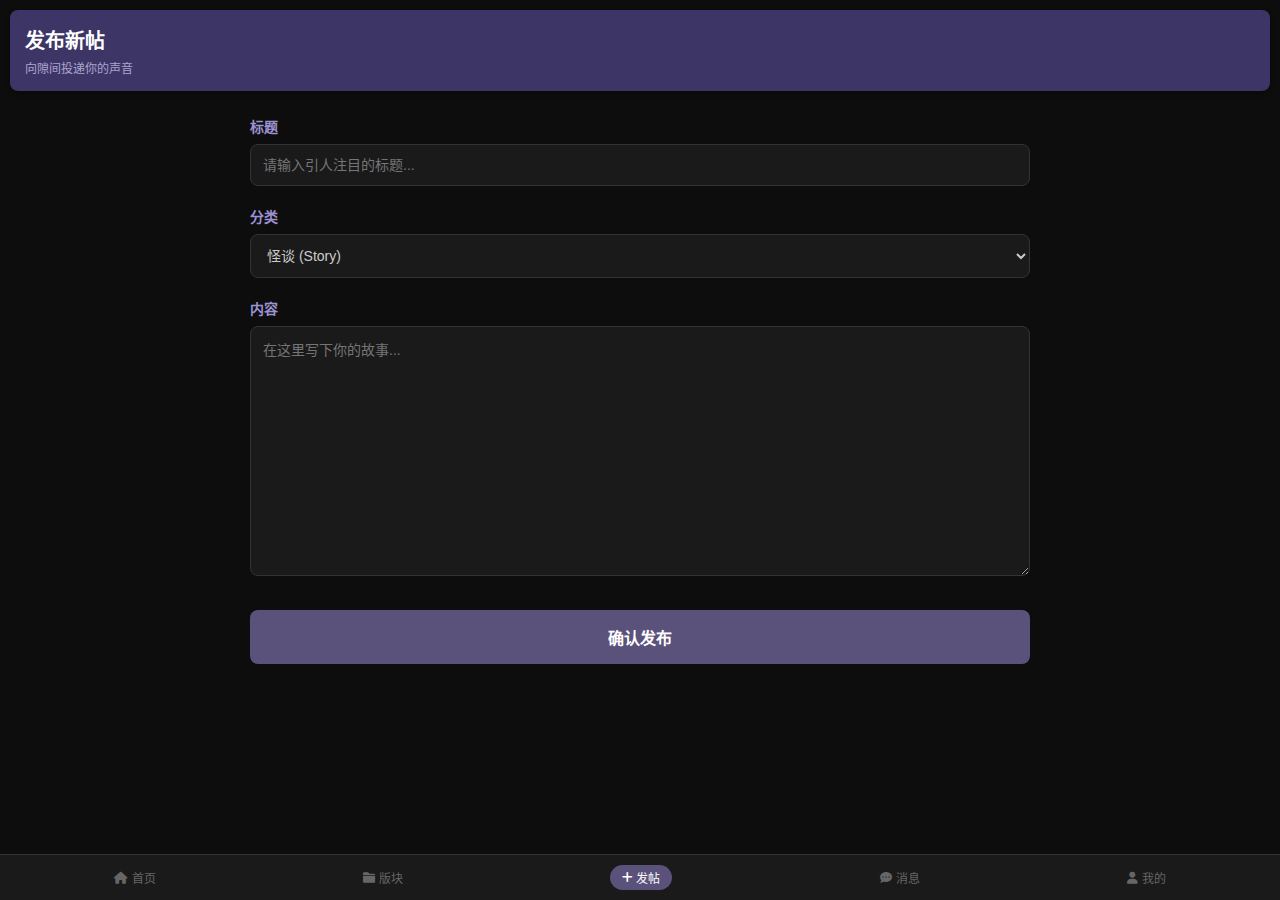
<file: alley/new-post.html>
<!DOCTYPE html>
<html lang="zh-CN">
<head>
    <meta charset="UTF-8">
    <meta name="viewport" content="width=device-width, initial-scale=1.0">
    <title>发布新帖 - 隙间巷</title>
    
    <!-- 引入图标库 -->
    <link rel="stylesheet" href="https://cdn.bootcdn.net/ajax/libs/font-awesome/6.0.0/css/all.min.css">
    <link rel="stylesheet" href="css/alley.style.css">
    <link rel="stylesheet" href="css/new-post.style.css">

</head>
<body>

    <!-- 模块一：头部 (保持一致) -->
    <div class="bbs-header">
        <div class="bbs-title">发布新帖</div>
        <div class="bbs-subtitle">向隙间投递你的声音</div>
    </div>

    <!-- 模块二：发帖表单 -->
    <div class="publish-container">
        
        <!-- 1. 标题输入框 -->
        <div class="form-group">
            <label>标题</label>
            <input type="text" id="post-title" placeholder="请输入引人注目的标题...">
        </div>

        <!-- 2. 分类选择器 -->
        <div class="form-group">
            <label>分类</label>
            <!-- select 标签用来制作下拉菜单 -->
            <select id="post-category">
                <option value="story">怪谈 (Story)</option>
                <option value="help">求助 (Help)</option>
                <option value="anonymous">匿名 (Anonymous)</option>
            </select>
        </div>

        <!-- 3. 内容输入框 -->
        <div class="form-group">
            <label>内容</label>
            <!-- textarea 是多行文本输入框 -->
            <textarea id="post-content" rows="10" placeholder="在这里写下你的故事..."></textarea>
        </div>

        <!-- 4. 发布按钮 -->
        <button id="publish-btn" class="submit-btn">确认发布</button>

    </div>

    <!-- 模块三：底部菜单 (保持一致) -->
        <!-- new-post.html 的底部菜单 -->
    <div class="bbs-footer-menu">
        <div class="menu-item" onclick="window.location.href='alley.html'">
            <i class="fas fa-home"></i>
            <span>首页</span>
        </div>
        <div class="menu-item">
            <i class="fas fa-folder"></i>
            <span>版块</span>
        </div>
        <div class="menu-item highlight" onclick="window.location.href='new-post.html'">
            <i class="fas fa-plus"></i>
            <span>发帖</span>
        </div>
        <div class="menu-item" onclick="window.location.href='messages.html'">
            <i class="fas fa-comment-dots"></i>
            <span>消息</span>
        </div>
        <div class="menu-item" onclick="window.location.href='profile.html'">
            <i class="fas fa-user"></i>
            <span>我的</span>
        </div>
    </div>

    <!-- 引入逻辑脚本 -->
    <script src="js/new-post.script.js"></script>

</body>
</html>
</file>
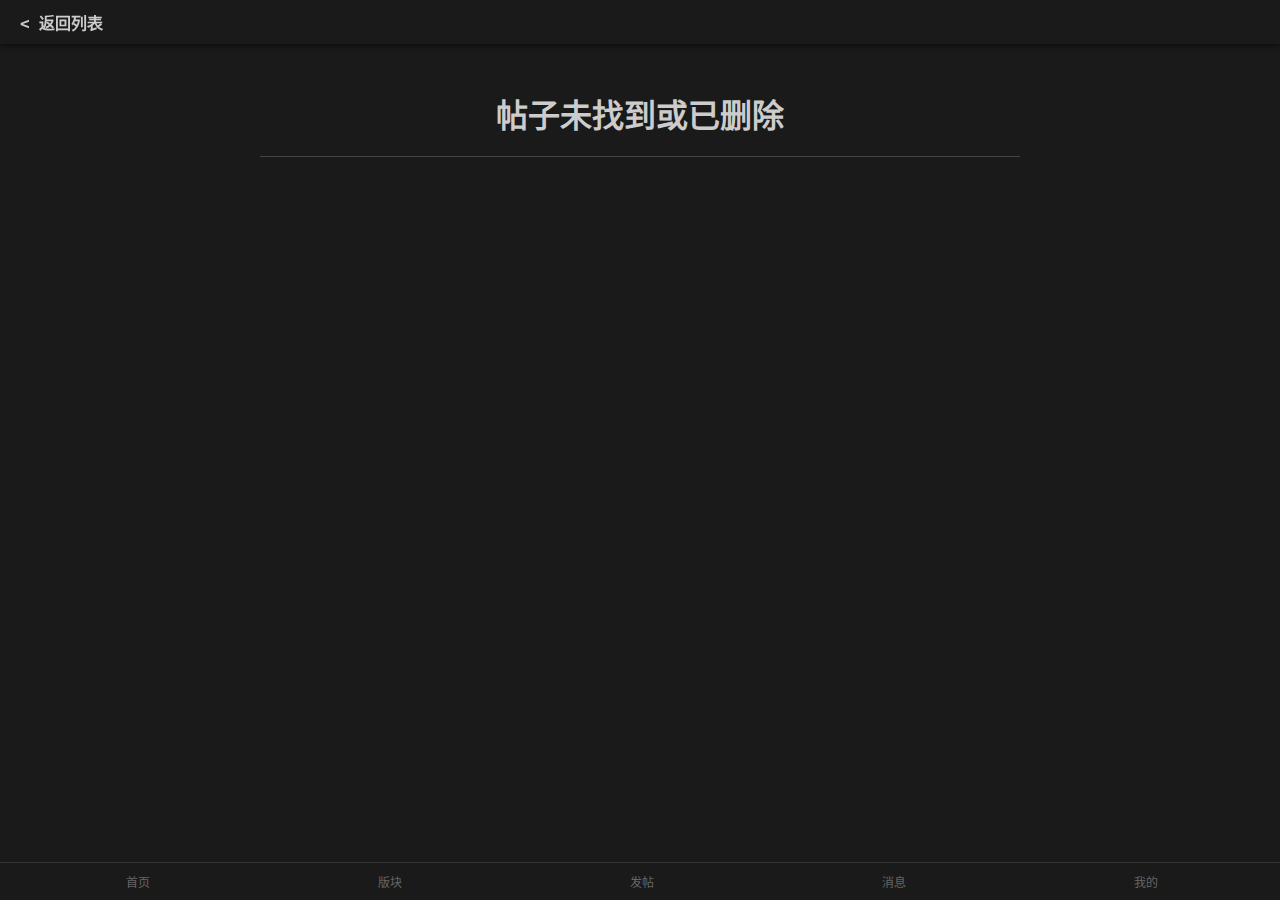
<file: alley/post.html>
<!DOCTYPE html>
<html lang="zh-CN">
<head>
    <meta charset="UTF-8">
    <meta name="viewport" content="width=device-width, initial-scale=1.0">
    <title>帖子详情 - 隙间巷</title>
    <link rel="stylesheet" href="css/alley.style.css"> 
<link rel="stylesheet" href="css/post.style.css">
</head>
<body>

    <div class="post-detail-container">
        <!-- 模块一：返回按钮 -->
        <div class="back-button-wrapper">
            <!-- onclick="history.back()" 是一个简单的JS命令，作用是“返回上一个页面” -->
            <a href="#" onclick="history.back(); return false;" class="back-button">&lt; 返回列表</a>
        </div>

        <!-- 模块二：主楼内容容器 (等待JS填充) -->
        <div id="main-post-content">
            <!-- 这里会由JS动态加载主楼内容 -->
        </div>

        <!-- 模块三：回复列表容器 (等待JS填充) -->
        <div id="replies-container">
            <!-- 这里会由JS动态加载回复内容 -->
        </div>
    </div>

        <!-- post.html 的底部菜单 -->
    <div class="bbs-footer-menu">
        <div class="menu-item" onclick="window.location.href='alley.html'">
            <i class="fas fa-home"></i>
            <span>首页</span>
        </div>
        <div class="menu-item">
            <i class="fas fa-folder"></i>
            <span>版块</span>
        </div>
        <div class="menu-item" onclick="window.location.href='new-post.html'">
            <i class="fas fa-plus"></i>
            <span>发帖</span>
        </div>
        <div class="menu-item" onclick="window.location.href='messages.html'">
            <i class="fas fa-comment-dots"></i>
            <span>消息</span>
        </div>
        <div class="menu-item" onclick="window.location.href='profile.html'">
            <i class="fas fa-user"></i>
            <span>我的</span>
        </div>
    </div>

    <script src="js/alley.users.js"></script>
    <script src="js/alley.data.js"></script>
    <script src="js/interactive.data.js"></script>
    <script src="js/interactive.script.js"></script>
    <script src="js/post.script.js"></script>

</body>
</html>
</file>
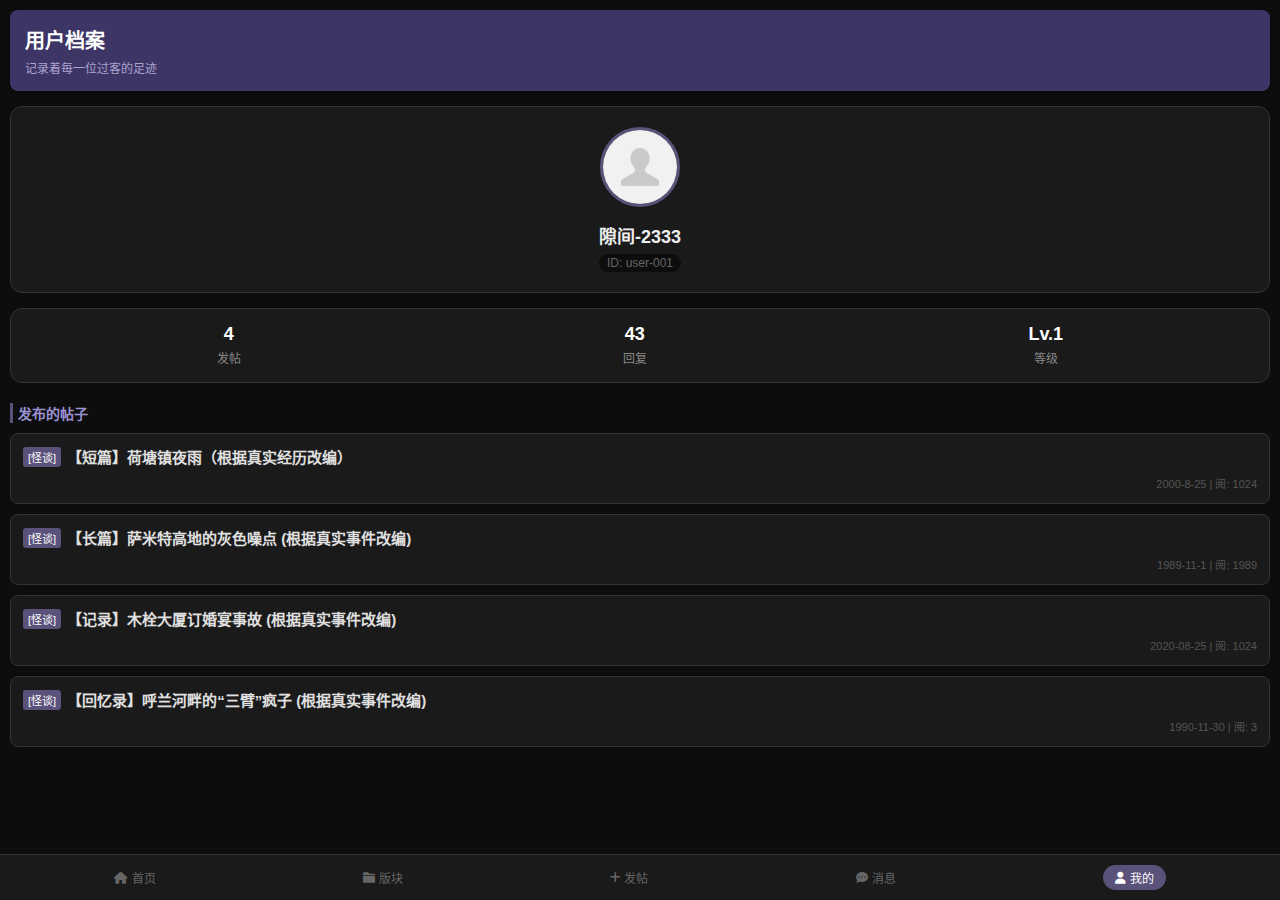
<file: alley/profile.html>
<!DOCTYPE html>
<html lang="zh-CN">
<head>
    <meta charset="UTF-8">
    <meta name="viewport" content="width=device-width, initial-scale=1.0">
    <title>用户中心 - 隙间巷</title>
    
    <link rel="stylesheet" href="https://cdn.bootcdn.net/ajax/libs/font-awesome/6.0.0/css/all.min.css">
    <!-- 引入全局样式 -->
    <link rel="stylesheet" href="css/alley.style.css">
    <!-- 引入用户中心专用样式 -->
    <link rel="stylesheet" href="css/profile.style.css">
</head>
<body>

    <!-- 模块一：头部 (保持一致) -->
    <div class="bbs-header">
        <div class="bbs-title">用户档案</div>
        <div class="bbs-subtitle">记录着每一位过客的足迹</div>
    </div>

    <!-- 模块二：用户资料卡片 -->
    <div class="profile-card">
        <div class="profile-avatar-wrapper">
            <!-- 这里的 src 会被 JS 替换 -->
            <img id="profile-avatar" src="assets/avatar_null.png" alt="用户头像">
        </div>
        <div class="profile-info">
            <h2 id="profile-name">加载中...</h2>
            <p id="profile-id" class="user-id-tag">ID: ---</p>
        </div>
    </div>

    <!-- 模块三：数据统计栏 -->
    <div class="profile-stats">
        <div class="stat-item">
            <span class="stat-num" id="stat-post-count">0</span>
            <span class="stat-label">发帖</span>
        </div>
        <div class="stat-item">
            <span class="stat-num" id="stat-reply-count">0</span>
            <span class="stat-label">回复</span>
        </div>
        <div class="stat-item">
            <span class="stat-num">Lv.1</span>
            <span class="stat-label">等级</span>
        </div>
    </div>

    <!-- 模块四：用户的帖子列表 -->
    <div class="user-posts-section">
        <h3 class="section-title">发布的帖子</h3>
        <div id="user-post-list" class="bbs-post-list">
            <!-- 这里会由 JS 动态填充帖子 -->
        </div>
    </div>

    <!-- 模块五：底部菜单 -->
        <!-- profile.html 的底部菜单 -->
    <div class="bbs-footer-menu">
        <div class="menu-item" onclick="window.location.href='alley.html'">
            <i class="fas fa-home"></i>
            <span>首页</span>
        </div>
        <div class="menu-item">
            <i class="fas fa-folder"></i>
            <span>版块</span>
        </div>
        <div class="menu-item" onclick="window.location.href='new-post.html'">
            <i class="fas fa-plus"></i>
            <span>发帖</span>
        </div>
        <div class="menu-item" onclick="window.location.href='messages.html'">
            <i class="fas fa-comment-dots"></i>
            <span>消息</span>
        </div>
        <div class="menu-item highlight" onclick="window.location.href='profile.html'">
            <i class="fas fa-user"></i>
            <span>我的</span>
        </div>
    </div>


    <!-- 引入脚本 -->
    <script src="js/alley.users.js"></script>
    <script src="js/alley.data.js"></script>
    <script src="js/profile.script.js"></script>

</body>
</html>
</file>
<file: games/winery/style.css>
/* === 狄奥尼索斯的酒庄 V5.0 === */
@import url('https://fonts.googleapis.com/css2?family=Noto+Serif+SC:wght@400;700&display=swap');

* { box-sizing: border-box; -webkit-tap-highlight-color: transparent; }

body {
    background-color: #2c241e;
    color: #d7c8b8;
    font-family: 'Noto Serif SC', serif;
    margin: 0; padding: 0;
    height: 100vh;
    display: flex; justify-content: center; align-items: center;
    overflow: hidden;
}

.game-container {
    width: 100%; height: 100%; max-width: 600px;
    background-color: #3c322a;
    display: flex; flex-direction: column;
    position: relative;
    box-shadow: 0 0 20px rgba(0,0,0,0.5);
}

/* === 1. 开始页面 === */
#start-screen {
    position: absolute; top: 0; left: 0;
    width: 100%; height: 100%;
    background-color: #2c241e;
    display: flex; flex-direction: column;
    justify-content: center; align-items: center;
    z-index: 200;
}
.title-area { text-align: center; margin-bottom: 60px; }
.title-area h1 { 
    font-size: 42px; color: #e6a23c; margin: 0; 
    line-height: 1.2; text-shadow: 0 4px 10px rgba(0,0,0,0.8); 
    letter-spacing: 5px;
}
.start-buttons { display: flex; flex-direction: column; gap: 20px; width: 220px; }
.menu-btn {
    padding: 15px; border: 2px solid #e6a23c; background: rgba(230, 162, 60, 0.1);
    color: #e6a23c; font-family: inherit; font-size: 18px; font-weight: bold;
    cursor: pointer; text-align: center; text-decoration: none;
    transition: all 0.2s; border-radius: 5px;
}
.menu-btn:active { transform: scale(0.95); background: rgba(230, 162, 60, 0.3); }
.menu-btn.secondary { border-color: #8a7a68; color: #8a7a68; font-size: 16px; background: none; }
.menu-btn.exit { border: none; color: #5d4037; font-size: 14px; margin-top: 10px; background: none; }
.menu-btn.exit:hover { color: #e74c3c; }
.version-text { position: absolute; bottom: 10px; right: 10px; font-size: 10px; color: #4a3f35; }

/* === 2. 游戏主界面 === */
#game-interface {
    width: 100%; height: 100%;
    display: flex; flex-direction: column;
    flex: 1; 
}

/* 状态栏 (新布局) */
.status-bar {
    height: 60px; background-color: #2c241e;
    border-bottom: 2px solid #8a7a68;
    display: flex; justify-content: space-between; /* 左右分开 */
    align-items: center;
    padding: 0 15px; font-size: 14px; flex-shrink: 0; z-index: 50;
}

.status-left, .status-right {
    display: flex; align-items: center; gap: 15px;
}

.status-item { display: flex; align-items: center; gap: 5px; }
.status-item i { color: #e6a23c; }
#money-display { transition: color 0.2s; font-weight: bold; }

.weather-box { display: flex; align-items: center; }
#weather-icon { font-size: 18px; color: #e6a23c; }

/* 头部下一天按钮 */
.header-next-btn {
    background-color: #e6a23c; color: #2c241e;
    border: none; padding: 6px 12px; border-radius: 20px;
    font-weight: bold; cursor: pointer; font-size: 12px;
    display: flex; align-items: center; gap: 5px;
    transition: transform 0.1s, filter 0.2s;
}
.header-next-btn:hover { filter: brightness(1.1); }
.header-next-btn:active { transform: scale(0.95); }

/* 屏幕区域 */
.game-screen {
    flex: 1; position: relative; overflow: hidden;
    background-color: #4a3f35;
    display: flex; flex-direction: column;
}
#scene-content { width: 100%; height: 100%; overflow-y: auto; }

/* 底部导航 */
.bottom-nav {
    height: 70px; background-color: #2c241e;
    border-top: 2px solid #8a7a68;
    display: flex; justify-content: space-around; align-items: center;
    flex-shrink: 0; z-index: 50;
}
.nav-btn {
    background: none; border: none; color: #95a5a6;
    font-family: inherit; font-size: 10px;
    display: flex; flex-direction: column; align-items: center;
    gap: 5px; cursor: pointer; width: 16.6%; transition: color 0.2s;
}
.nav-btn.active { color: #e6a23c; transform: translateY(-2px); }
.nav-btn i { font-size: 20px; margin-bottom: 2px; }

/* === 农场 === */
.farm-grid {
    display: grid;
    grid-template-columns: repeat(3, 1fr);
    grid-template-rows: repeat(3, 1fr);
    height: 100%; width: 100%;
    padding: 10px; gap: 8px;
    background: linear-gradient(to bottom, #4a3f35 0%, #5d4037 100%);
}
.plot-cell {
    background-color: rgba(0,0,0,0.2);
    border-radius: 8px;
    position: relative;
    display: flex; justify-content: center; align-items: flex-end;
    cursor: pointer;
    border: 2px solid transparent;
    transition: background-color 0.2s, border-color 0.2s;
}
.plot-cell.locked { background-color: rgba(0,0,0,0.5); justify-content: center; align-items: center; }
.plot-cell.selected { border-color: #e6a23c; background-color: rgba(230, 162, 60, 0.15); }

.vine-stem { width: 4px; border-radius: 2px; position: absolute; bottom: 5px; transition: height 0.5s; }
.vine-grape { width: 12px; height: 12px; border-radius: 50%; position: absolute; bottom: 20px; box-shadow: 2px 2px 0 rgba(0,0,0,0.3); }
.water-indicator {
    position: absolute; top: 5px; left: 5px;
    width: 6px; height: 40px;
    background-color: rgba(0,0,0,0.3);
    border-radius: 3px; overflow: hidden;
}
.water-bar {
    width: 100%; position: absolute; bottom: 0;
    transition: height 0.3s, background-color 0.3s;
}

/* === 商店/仓库/设置 通用列表 === */
.tab-header {
    display: flex; background-color: #2c241e;
    border-bottom: 1px solid #8a7a68;
}
.tab-header button {
    flex: 1; padding: 15px; background: none; border: none;
    color: #95a5a6; font-family: inherit; cursor: pointer; font-size: 14px;
}
.tab-header button.active { color: #e6a23c; border-bottom: 3px solid #e6a23c; font-weight: bold; }

.list-container {
    padding: 15px;
    display: grid; grid-template-columns: repeat(auto-fill, minmax(140px, 1fr));
    gap: 15px;
}
.card-item {
    background-color: #3c322a; border: 1px solid #8a7a68;
    border-radius: 8px; padding: 15px; text-align: center;
    transition: transform 0.2s;
}
.card-item:active { transform: scale(0.98); }
.upgrade-card { border-color: #e6a23c; }
.card-title { font-weight: bold; color: #e6a23c; margin-bottom: 5px; font-size: 14px; }
.card-desc { font-size: 11px; color: #95a5a6; margin-bottom: 10px; height: 30px; overflow: hidden; }
.card-price { font-size: 12px; color: #d7c8b8; background: #2c241e; padding: 2px 8px; border-radius: 10px; display: inline-block; }

.action-btn {
    background-color: #e6a23c; color: #2c241e; border: none;
    padding: 10px; border-radius: 4px; font-weight: bold;
    cursor: pointer; margin-top: 8px; width: 100%; font-size: 12px;
    transition: filter 0.2s, transform 0.1s;
}
.action-btn:hover { filter: brightness(1.1); }
.action-btn:active { transform: translateY(2px); }
.action-btn.danger { background-color: #c0392b; color: white; }

/* === 设置页面 === */
.settings-container { padding: 20px; display: flex; flex-direction: column; gap: 15px; }
.setting-row {
    background-color: #3c322a; padding: 15px; border-radius: 8px;
    display: flex; justify-content: space-between; align-items: center;
    border: 1px solid #5d4037;
}
.setting-label { font-weight: bold; color: #d7c8b8; }

/* === 图鉴 === */
.handbook-container { padding: 15px; }
.handbook-entry {
    background-color: #3c322a; border: 1px solid #5d4037;
    border-radius: 8px; margin-bottom: 15px; overflow: hidden;
}
.handbook-entry.locked { opacity: 0.5; }
.hb-header {
    background-color: #2c241e; padding: 10px;
    font-weight: bold; border-bottom: 1px solid #5d4037;
}
.hb-content { padding: 10px; }
.lore-row {
    display: flex; align-items: flex-start; margin-bottom: 8px;
    font-size: 12px;
}
.lore-row.locked .lore-text { color: #5d4037; font-style: italic; }
.lore-badge { width: 60px; flex-shrink: 0; font-weight: bold; }
.lore-text { flex: 1; color: #d7c8b8; }

/* === 浮动操作栏 === */
.floating-controls {
    position: absolute; bottom: 30px; left: 50%;
    transform: translateX(-50%);
    display: flex; gap: 20px;
    background-color: rgba(44, 36, 29, 0.95);
    padding: 15px 25px; border-radius: 40px;
    border: 1px solid #e6a23c; z-index: 30;
    box-shadow: 0 10px 20px rgba(0,0,0,0.5);
}
.control-btn {
    width: 45px; height: 45px; border-radius: 50%;
    border: none; background-color: #3c322a;
    color: #d7c8b8; font-size: 20px; cursor: pointer;
    display: flex; justify-content: center; align-items: center;
    transition: transform 0.1s, background-color 0.2s;
}
.control-btn:active { transform: scale(0.9); }
.control-btn:hover { background-color: #e6a23c; color: #2c241e; }

/* 弹窗 */
.modal-overlay {
    position: absolute; top: 0; left: 0; width: 100%; height: 100%;
    background: rgba(0,0,0,0.8); z-index: 100;
    display: flex; justify-content: center; align-items: center;
}
.modal-box {
    background: #2c241e; border: 2px solid #e6a23c;
    padding: 25px; border-radius: 15px; text-align: center; width: 80%;
    box-shadow: 0 0 30px rgba(0,0,0,0.8);
}

/* 动画定义 */
@keyframes slideUp {
    from { transform: translate(-50%, 20px); opacity: 0; }
    to { transform: translate(-50%, 0); opacity: 1; }
}
.slide-up { animation: slideUp 0.3s ease-out; }

.hidden { display: none !important; }
/* 酿造槽位样式 */
.barrel-slot {
    background-color: #3e2723;
    border: 2px solid #5d4037;
    border-radius: 10px;
    padding: 15px;
    display: flex;
    align-items: center;
    gap: 15px;
    cursor: pointer;
    transition: transform 0.2s;
}
.barrel-slot:hover { transform: translateX(5px); border-color: #e6a23c; }

.barrel-icon {
    width: 50px; height: 50px;
    background-color: #2c1e16;
    border-radius: 50%;
    display: flex; justify-content: center; align-items: center;
    font-size: 24px; color: #8d6e63;
}
.barrel-icon.working { color: #e6a23c; border: 2px solid #e6a23c; }
.barrel-icon.empty { border: 2px dashed #5d4037; }

/* 酿造设置弹窗 */
.brew-modal-content { text-align: left; }
.brew-modal-content h3 { text-align: center; color: #e6a23c; margin-top: 0; }
.step-box { background-color: #3c322a; padding: 10px; margin-bottom: 10px; border-radius: 5px; }
.step-box label { display: block; font-weight: bold; margin-bottom: 5px; color: #d7c8b8; font-size: 12px; }
select { width: 100%; padding: 8px; background: #2c241e; color: white; border: 1px solid #8a7a68; }
.radio-group { display: flex; flex-direction: column; gap: 5px; }
.radio-group label { font-weight: normal; }
/* 酒品详情卡片 */
.wine-detail-card {
    background: #2c241e; border: 2px solid #e6a23c;
    padding: 20px; border-radius: 10px; width: 90%; max-width: 400px;
    text-align: center;
}
.wine-tags {
    display: flex; justify-content: center; gap: 10px; margin: 10px 0;
}
.wine-tags span {
    background: #3e2723; padding: 4px 8px; border-radius: 4px; font-size: 12px; color: #d7c8b8;
}
.tasting-notes {
    text-align: left; background: rgba(0,0,0,0.2); padding: 15px;
    border-radius: 8px; margin-bottom: 20px; font-size: 14px; line-height: 1.6;
    color: #d7c8b8;
}
.wine-footer { display: flex; gap: 10px; }
</file>
<file: alley/css/alley.style.css>
/* === 这里的样式只属于隙间巷，不会影响外面 === */
* { 
    box-sizing: border-box; 
    margin: 0; 
    padding: 0; 
}

body {
    background-color: #0d0d0d; /* 深邃黑背景 */
    color: #999;
    font-family: sans-serif;
    padding: 10px;
     /* --- 新增：为了防止底部菜单挡住内容，我们需要加一个底部的内边距 --- */
    /* 60px 大概是菜单栏的高度，这样内容就不会被遮住了 */
    padding-bottom: 60px;
    /* 隐藏滚动条但允许滚动 (Webkit) */
    overflow-y: auto; 
}

/* 隐藏滚动条样式 */
body::-webkit-scrollbar { 
    width: 0; 
}

/* 头部 */
.bbs-header {
    background-color: #3d3566;
    padding: 15px;
    border-radius: 8px;
    margin-bottom: 15px;
    color: white;
    box-shadow: 0 2px 5px rgba(0,0,0,0.3);
}
.bbs-title { 
    font-size: 20px; 
    font-weight: bold; 
    margin-bottom: 5px; 
}
.bbs-subtitle { 
    font-size: 12px; 
    color: #c8c0e6; 
    opacity: 0.8; 
}

/* 标签栏 */
.bbs-tags {
    background-color: #1a1a1a;
    padding: 10px;
    border-radius: 8px;
    margin-bottom: 10px;
    border: 1px solid #333;
    font-size: 13px;
    display: flex;
    align-items: center;
}
.bbs-tags .tag { 
    padding: 2px 5px; 
    cursor: pointer; 
    color: #666; 
}
.bbs-tags .tag.active { 
    color: #9b91d1; 
    font-weight: bold; 
    border-bottom: 2px solid #7C72B9; 
}
.bbs-tags .divider { 
    color: #333; 
    margin: 0 5px; 
    font-size: 10px; 
}

/* 搜索框 */
.bbs-search {
    background-color: #1a1a1a;
    padding: 10px 15px;
    border-radius: 20px;
    border: 1px solid #333;
    color: #666;
    font-size: 13px;
    margin-bottom: 15px;
    display: flex;
    align-items: center;
    gap: 8px;
}

/* 帖子列表 */
.bbs-post {
    background-color: #1a1a1a;
    padding: 12px;
    border-radius: 8px;
    margin-bottom: 10px;
    border: 1px solid #333;
    transition: background-color 0.2s;
    cursor: pointer;
}
.bbs-post:hover { 
    background-color: #252525; 
}

/* 置顶帖 */
.bbs-post.pinned { 
    background-color: #2a1f1f; 
    border-color: #4a2222; 
}

.post-header { 
    display: flex; 
    align-items: center; 
    margin-bottom: 8px; 
    flex: 1; 
}
.badge { 
    font-size: 11px; 
    padding: 2px 5px; 
    border-radius: 3px; 
    margin-right: 6px; 
    color: white; 
}
.badge.pinned { 
    background-color: #8b3a3a; 
}
.badge.normal { 
    background-color: #5a527a; 
}

.post-title { 
    color: #e0e0e0; 
    font-size: 15px; 
    font-weight: bold; 
    /* --- 新增：标题溢出省略三件套 --- */
    white-space: nowrap;      /* 1. 强制不换行 */
    overflow: hidden;         /* 2. 隐藏超出部分 */
    text-overflow: ellipsis;  /* 3. 在被隐藏的地方显示省略号 */
     flex: 1;          /* 1. 告诉标题：占据所有剩余空间 */
    min-width: 0;     /* 2. 告诉标题：在必要时，你可以被无限压缩（这是解决问题的关键！） */
}
.post-preview {
    color: #999; 
    font-size: 12px; 
    line-height: 1.5; 
    margin-bottom: 8px;
    display: -webkit-box; 
    -webkit-line-clamp: 2; 
    -webkit-box-orient: vertical; 
    overflow: hidden;
}
.post-meta { 
    color: #555; 
    font-size: 11px; 
    text-align: right; 
}

/* 分页器 */
.bbs-pagination {
    background-color: #1a1a1a; 
    padding: 8px; 
    border-radius: 8px; 
    border: 1px solid #333;
    text-align: center; 
    font-size: 12px; 
    margin-top: 15px; 
    color: #666;
}
.bbs-pagination .page-num { 
    margin: 0 5px; 
    cursor: pointer; 
}
.bbs-pagination .page-num.current { 
    background-color: #5a527a; 
    color: white; 
    padding: 2px 6px; 
    border-radius: 3px; 
}

/* 底部菜单 */
.bbs-footer-menu {
    /* --- 核心改动开始 --- */
    position: fixed;  /* 1. 固定定位 */
    bottom: 0;        /* 2. 紧贴底部 */
    left: 0;          /* 3. 紧贴左边 */
    width: 100%;      /* 4. 宽度占满屏幕 */
    z-index: 100;     /* 5. 保证它在最上层，不被帖子遮挡 */
    
    margin: 0;        /* 6. 去掉原来的外边距，不需要了 */
    border-radius: 0; /* 7. 去掉圆角，变成直角的通栏样式 */
    border: none;     /* 8. 去掉四周的边框 */
    border-top: 1px solid #333; /* 9. 只保留顶部的分割线 */
    /* --- 核心改动结束 --- */

    background-color: #1a1a1a; 
    padding: 10px; 
    
    /* 保持原来的布局方式 */
    display: flex; 
    justify-content: space-around; 
    align-items: center; 
    font-size: 12px;
}

.menu-item { 
    cursor: pointer; 
    color: #666; 
    display: flex; 
    align-items: center; 
    gap: 4px; 
}
.menu-item:hover { 
    color: #9b91d1; 
}
.menu-item.highlight { 
    background-color: #5a527a; 
    color: white; 
    padding: 4px 12px; 
    border-radius: 15px; 
}
/* --- 新增：修复帖子链接样式 --- */

/* 
  选择器 .post-link-wrapper 的意思是：
  “找到所有 class 为 post-link-wrapper 的元素” (也就是我们那个 <a> 标签)
*/
.post-link-wrapper {
    text-decoration: none; /* 移除下划线 */
    color: inherit;      /* 颜色继承父元素，这样它就不会显示为蓝色/紫色 */
}
</file>
<file: alley/css/new-post.style.css>
/* new-post.style.css */

/* 容器样式：限制最大宽度，让它在电脑屏幕上不要太宽，手机上则占满 */
.publish-container {
    max-width: 800px;
    margin: 0 auto; /* 居中 */
    padding: 10px;
}

/* 表单组：每一项（标题、分类、内容）之间留点空隙 */
.form-group {
    margin-bottom: 20px;
}

/* 标签文字：比如“标题”、“分类”这几个字 */
.form-group label {
    display: block; /* 让它独占一行 */
    margin-bottom: 8px;
    color: #9b91d1; /* 使用我们主题的紫色 */
    font-weight: bold;
    font-size: 14px;
}

/* 输入框通用样式 (标题、下拉框、文本域) */
/* 这里的 input, select, textarea 都是 HTML 标签名 */
input[type="text"], 
select, 
textarea {
    width: 100%; /* 宽度拉满 */
    background-color: #1a1a1a; /* 深色背景 */
    border: 1px solid #333;    /* 深灰色边框 */
    color: #ccc;               /* 浅灰色文字 */
    padding: 12px;             /* 内边距，让字不要贴着边框 */
    border-radius: 8px;        /* 圆角 */
    font-family: inherit;      /* 继承网页的字体 */
    font-size: 14px;
    outline: none;             /* 去掉点击时的蓝色发光框 */
    transition: border-color 0.3s; /* 边框颜色变化的动画 */
}

/* 当输入框被点击（聚焦）时 */
input[type="text"]:focus, 
select:focus, 
textarea:focus {
    border-color: #5a527a; /* 边框变成紫色 */
}

/* 文本域特有样式 */
textarea {
    resize: vertical; /* 允许用户上下拉动调整高度，但不允许左右拉 */
    line-height: 1.6; /* 行高，让文字不拥挤 */
}

/* 发布按钮 */
.submit-btn {
    width: 100%;
    background-color: #5a527a; /* 紫色背景 */
    color: white;
    border: none;
    padding: 15px;
    border-radius: 8px;
    font-size: 16px;
    font-weight: bold;
    cursor: pointer;
    transition: background-color 0.2s;
    margin-top: 10px;
}

/* 鼠标悬停在按钮上时 */
.submit-btn:hover {
    background-color: #6b6191; /* 变亮一点 */
}

/* 按钮按下时 */
.submit-btn:active {
    transform: scale(0.98); /* 稍微缩小一点点，产生按压感 */
}
</file>
<file: alley/css/messages.style.css>
/* css/messages.style.css */

/* 消息卡片基础样式 */
.message-card {
    display: flex; /* 使用 Flex 布局，让图标和内容并排 */
    align-items: flex-start; /* 顶部对齐 */
    background-color: #1a1a1a;
    border: 1px solid #333;
    border-radius: 8px;
    padding: 15px;
    margin-bottom: 10px;
    transition: background-color 0.2s;
    cursor: pointer;
}

.message-card:hover {
    background-color: #252525;
}

/* --- 未读消息的特殊样式 --- */
.message-card.unread {
    /* 在左侧添加一条醒目的紫色竖线，表示未读 */
    border-left: 4px solid #7C72B9; 
    background-color: #201e2d; /* 稍微带点紫色的背景，更突出 */
}

/* 消息图标区域 */
.message-icon {
    width: 30px;
    margin-right: 15px;
    font-size: 20px;
    text-align: center;
    padding-top: 3px;
}

/* --- 不同消息类型的图标颜色 --- */
.message-card.system .message-icon {
    color: #9b91d1; /* 系统消息用紫色 */
}
.message-card.reply .message-icon {
    color: #63b1c2; /* 回复用青色 */
}
.message-card.mention .message-icon {
    color: #d4a263; /* @ 消息用金色 */
}


/* 消息内容区域 */
.message-content {
    flex: 1; /* 占据所有剩余空间 */
}

.message-header {
    display: flex;
    justify-content: space-between; /* 两端对齐 */
    align-items: center;
    margin-bottom: 8px;
}

.message-author {
    font-weight: bold;
    color: #eee;
}

.message-timestamp {
    font-size: 12px;
    color: #666;
}

/* 消息正文 */
.message-body {
    color: #ccc;
    font-size: 14px;
    line-height: 1.6;
    margin-bottom: 12px;
}

/* 消息正文里的链接 */
.message-body a {
    color: #9b91d1;
    text-decoration: none;
}
.message-body a:hover {
    text-decoration: underline;
}

/* 消息上下文（来自哪个帖子） */
.message-context {
    font-size: 12px;
    background-color: #0d0d0d;
    padding: 5px 10px;
    border-radius: 5px;
    color: #888;
}

.message-context a {
    color: #aaa;
    text-decoration: none;
    font-weight: bold;
}

.message-context a:hover {
    text-decoration: underline;
}
</file>
<file: alley/css/post.style.css>
/* alley/post.style.css (暗色主题升级版) */

body {
    /* --- 核心风格统一 --- */
    background-color: #1a1a1a;
    
    font-family: 'Cutive Mono', monospace;
    color: #ccc; /* 默认文字颜色改为浅灰色 */
}

.post-detail-container {
    max-width: 800px;
    margin: 20px auto;
    padding: 20px;
    /* 移除白色背景和阴影，让它融入页面 */
    padding-top: 60px;
}

/* 返回按钮 */
.back-button-wrapper {
    /* --- 核心改动开始 --- */
    position: fixed;      /* 1. 固定定位 */
    top: 0;               /* 2. 紧贴顶部 */
    left: 0;              /* 3. 紧贴左边 */
    width: 100%;          /* 4. 宽度占满 */
    z-index: 100;         /* 5. 保证在最上层 */
    
    background-color: #1a1a1a; /* 6. 给它一个背景色，防止下面的文字透上来 */
    padding: 10px 20px;   /* 7. 增加内边距，让按钮好看点 */
    box-shadow: 0 2px 5px rgba(0,0,0,0.5); /* 8. 加个阴影，更有层次感 */
    /* --- 核心改动结束 --- */
    
    margin-bottom: 20px; /* 这行可以保留，也可以删掉，影响不大了 */
}

.back-button {
    text-decoration: none;
    color: #ccc; /* 链接颜色改为浅灰色 */
    font-weight: bold;
}

.back-button:hover {
    text-decoration: underline;
    color: #fff; /* 鼠标悬停时变白 */
}

/* 主楼内容 */
#main-post-content {
    border-bottom: 1px solid #444; /* 边框颜色变深 */
    padding-bottom: 20px;
    margin-bottom: 20px;
}

.post-detail-title {
    font-size: 24px;
    font-weight: bold;
    margin-bottom: 10px;
    color: #fff; /* 标题颜色改为白色 */
}

.post-detail-meta {
    font-size: 14px;
    color: #888; /* 元信息颜色不变，依然适用 */
    margin-bottom: 20px;
}

.post-detail-body {
    line-height: 1.8;
    color: #ccc; /* 正文颜色改为浅灰色 */
}

.post-detail-body h3 {
    margin-top: 20px;
    border-left: 4px solid #555; /* 左侧装饰边框颜色变深 */
    padding-left: 10px;
    color: #eee;
}

.post-detail-body p {
    margin-bottom: 15px;
}

/* 回复列表 */
.replies-title {
    font-size: 18px;
    font-weight: bold;
    margin-bottom: 15px;
    color: #eee; /* 标题颜色变亮 */
}

.reply-card {
    display: flex;
    padding: 15px 0; /* 调整内边距 */
    border-top: 1px solid #333; /* 分割线颜色变深 */
}

.reply-avatar {
    width: 40px;
    height: 40px;
    margin-right: 15px;
}

.reply-avatar img {
    width: 100%;
    height: 100%;
    border-radius: 50%;
}

.reply-content {
    flex: 1;
}

.reply-header {
    display: flex;
    justify-content: space-between;
    align-items: center;
    margin-bottom: 8px;
}

.reply-author {
    font-weight: bold;
    color: #eee; /* 作者名字颜色变亮 */
}

.reply-timestamp {
    font-size: 12px;
    color: #888; /* 时间戳颜色不变 */
}

.reply-comment {
    line-height: 1.6;
    color: #ccc; /* 回复内容颜色改为浅灰色 */
}
/* --- 新增：作者信息样式 --- */
.post-author-info {
    display: flex;
    align-items: center;
    margin-bottom: 15px;
}
.author-avatar {
    width: 30px;
    height: 30px;
    border-radius: 50%;
    margin-right: 10px;
}
.author-name {
    font-weight: bold;
    color: #eee;
}

/* --- 调查员视觉增强 (手机适配版) --- */

/* 
   既然你是调查员，这些信息对你来说就是默认可见的。
   我们用样式把它和普通文字区分开。
*/
.hidden-rule {
    /* 1. 默认显示，不再隐藏 */
    display: block !important; 
    
    /* 2. 样式设计：像是一个系统警告框 */
    color: #ff6b6b; /* 鲜艳的红色 */
    font-size: 13px;
    background-color: rgba(255, 0, 0, 0.1); /* 淡淡的红色背景 */
    border-left: 3px solid #ff6b6b; /* 左边加一条红线 */
    padding: 5px 10px; /* 内边距 */
    margin-top: 5px;
    margin-bottom: 15px;
    
    /* 3. 加一点“科技感”字体（可选） */
    font-family: monospace; 
}

/* 给普通版规加一点透明度，让红色批注更显眼 */
.rule-block p:not(.hidden-rule) {
    opacity: 0.8;
}
/* --- 小说/报告 阅读器样式 --- */

/* A面：公开小说内容 */
.story-intro {
    color: #888;
    font-size: 14px;
    margin-bottom: 20px;
}
.story-paragraph {
    text-indent: 2em; /* 首行缩进两个字符，更有小说感 */
    line-height: 1.8; /* 增加行高，阅读更舒适 */
    margin-bottom: 15px;
    color: #ccc;
}

/* B面：机密报告内容 (默认显示) */
.classified-content {
    display: block; /* 直接显示 */
    background-color: rgba(255, 255, 255, 0.03);
    border: 1px solid #444;
    padding: 20px;
    margin-top: 30px;
    border-radius: 4px;
}


.classified-divider {
    border: none;
    border-top: 2px dashed #555;
    margin-bottom: 20px;
}

.classified-header {
    color: #ff6b6b;
    text-align: center;
    font-family: monospace;
    letter-spacing: 3px;
    margin-bottom: 20px;
}

.classified-content h4 {
    color: #9b91d1;
    border-bottom: 1px solid #555;
    padding-bottom: 5px;
    margin-top: 20px;
}

.classified-content p, .classified-content li {
    font-size: 14px;
    color: #aaa;
    line-height: 1.7;
}
/* --- 手机端排版优化 (Media Query) --- */
@media (max-width: 768px) {

    /* 1. 缩小机密报告的整体内边距 */
    .classified-content {
        padding: 15px;
        margin-top: 20px;
    }

    /* 2. 缩小机密报告的标题字体和间距 */
    .classified-header {
        font-size: 18px; /* 缩小字体 */
        letter-spacing: 2px; /* 缩小字间距 */
        margin-bottom: 15px;
    }

    /* 3. 缩小行动报告的小标题字体 */
    .classified-content h4 {
        font-size: 16px;
        margin-top: 15px;
    }

    /* 4. 缩小正文和列表的字体 */
    .classified-content p, .classified-content li {
        font-size: 13px;
    }

    /* 5. 优化整个帖子容器的边距，让它在手机上更贴边 */
    .post-detail-container {
        margin: 10px;
        padding: 15px;
        padding-top: 60px; /* 保持给返回按钮留出的空间 */
    }

    /* 6. 缩小主标题字体 */
    .post-detail-title {
        font-size: 20px;
    }
}
</file>
<file: alley/css/profile.style.css>
/* css/profile.style.css */

/* 用户资料卡片 */
.profile-card {
    background-color: #1a1a1a;
    padding: 20px;
    border-radius: 12px;
    text-align: center; /* 让内容居中 */
    margin-bottom: 15px;
    border: 1px solid #333;
}

.profile-avatar-wrapper {
    width: 80px;
    height: 80px;
    margin: 0 auto 15px; /* 上0 左右自动(居中) 下15 */
    border-radius: 50%;
    overflow: hidden; /* 剪裁溢出的图片 */
    border: 3px solid #5a527a; /* 紫色边框 */
}

.profile-avatar-wrapper img {
    width: 100%;
    height: 100%;
    object-fit: cover; /* 保证图片不变形 */
}

.profile-info h2 {
    color: #eee;
    font-size: 18px;
    margin-bottom: 5px;
}

.user-id-tag {
    color: #666;
    font-size: 12px;
    background-color: #0d0d0d;
    display: inline-block;
    padding: 2px 8px;
    border-radius: 10px;
}

/* 数据统计栏 */
.profile-stats {
    display: flex;
    justify-content: space-around;
    background-color: #1a1a1a;
    padding: 15px;
    border-radius: 12px;
    margin-bottom: 20px;
    border: 1px solid #333;
}

.stat-item {
    text-align: center;
}

.stat-num {
    display: block;
    color: #fff;
    font-size: 18px;
    font-weight: bold;
    margin-bottom: 4px;
}

.stat-label {
    color: #888;
    font-size: 12px;
}

/* 帖子列表标题 */
.section-title {
    color: #9b91d1;
    font-size: 14px;
    margin-bottom: 10px;
    padding-left: 5px;
    border-left: 3px solid #5a527a;
}
</file>
